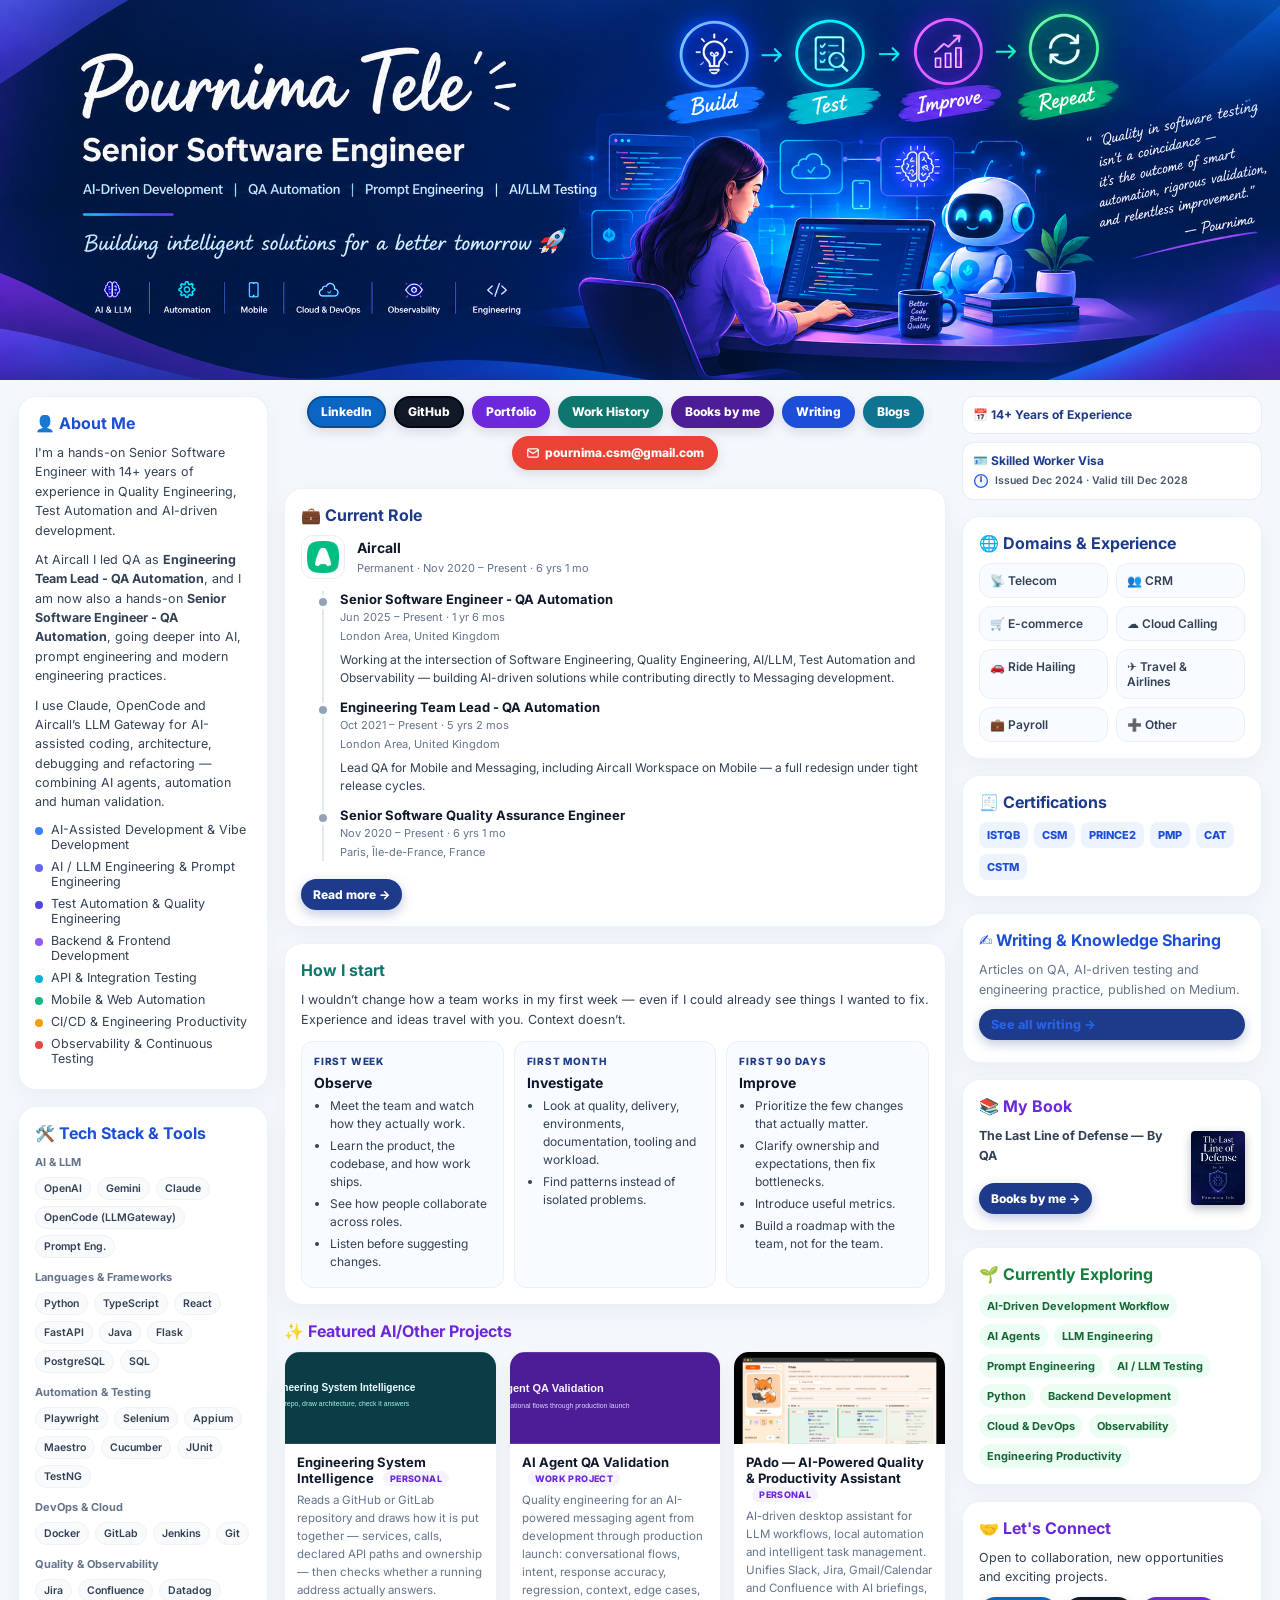
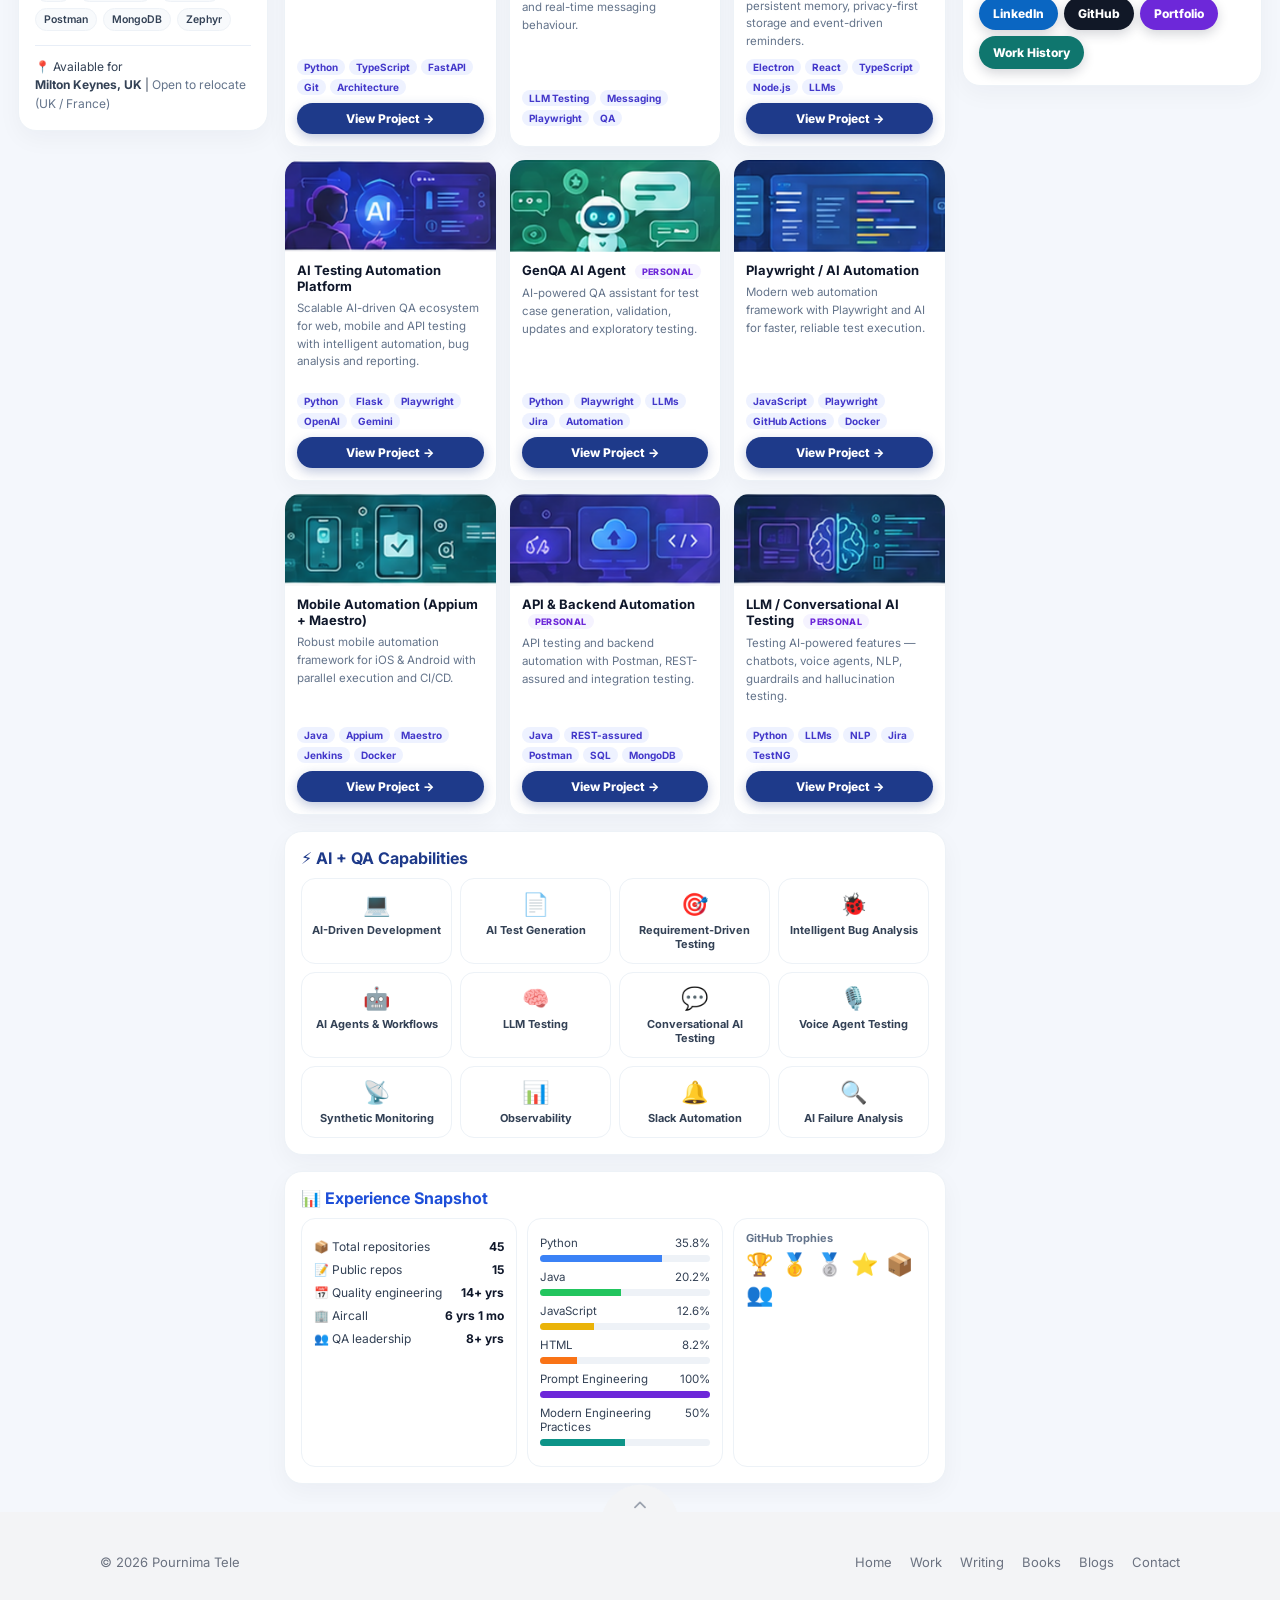
<file: index.html>
<!DOCTYPE html>
<html lang="en">
<head>
  <meta charset="UTF-8" />
  <meta name="viewport" content="width=device-width, initial-scale=1" />
  <title>Pournima Tele | Senior Software Engineer</title>
  <link rel="preconnect" href="https://fonts.googleapis.com" />
  <link href="https://fonts.googleapis.com/css2?family=Inter:wght@400;500;600;700;800&family=Great+Vibes&display=swap" rel="stylesheet" />
  <style>
    :root {
      --bg: #f4f7fc;
      --card: #ffffff;
      --text: #334155;
      --muted: #64748b;
      --title: #0f172a;
      --line: #e8eef7;
      --blue: #2563eb;
      --purple: #6d28d9;
      --green: #059669;
    }
    * { box-sizing: border-box; }
    body {
      margin: 0;
      background: var(--bg);
      font-family: Inter, ui-sans-serif, system-ui, sans-serif;
      color: var(--text);
    }
    html, body { width: 100%; overflow-x: hidden; }
    .page {
      width: 100%;
      max-width: 1440px;
      margin: 0 auto;
      background: #fff;
      overflow-x: hidden;
    }
    .mobile-hero { display: none; }
    .banner {
      display: block;
      width: 100%;
      height: 380px;
      object-fit: cover;
      object-position: center;
    }
    .shell {
      display: grid;
      grid-template-columns: 250px minmax(0, 1fr) 300px;
      gap: 16px;
      padding: 16px 18px 20px;
      background: var(--bg);
    }
    .shell > * { min-width: 0; }
    .card {
      background: var(--card);
      border: 1px solid #edf2f7;
      border-radius: 18px;
      padding: 16px;
      box-shadow: 0 8px 24px rgba(15, 23, 42, 0.04);
    }
    .stack { display: flex; flex-direction: column; gap: 16px; }
    h2 {
      margin: 0 0 10px;
      font-size: 16px;
      display: flex;
      align-items: center;
      gap: 8px;
    }
    .h-blue { color: #1d4ed8; }
    .h-purple { color: #6d28d9; }
    .h-navy { color: #1e3a8a; }
    .h-teal { color: #0f766e; }
    .h-green { color: #15803d; }
    p { margin: 0 0 10px; font-size: 12.5px; line-height: 1.55; }
    .about-list {
      list-style: none;
      padding: 0;
      margin: 8px 0 0;
      font-size: 12.5px;
    }
    .about-list li {
      display: flex;
      gap: 8px;
      align-items: flex-start;
      margin: 7px 0;
    }
    .dot {
      width: 8px; height: 8px; border-radius: 50%;
      margin-top: 5px; flex: none;
    }
    .group { margin-top: 12px; }
    .group-title {
      font-size: 11px;
      font-weight: 700;
      color: #64748b;
      margin-bottom: 8px;
    }
    .pills { display: flex; flex-wrap: wrap; gap: 6px; }
    .pill {
      display: inline-flex;
      align-items: center;
      gap: 5px;
      border-radius: 999px;
      padding: 4px 8px;
      font-size: 10.5px;
      font-weight: 600;
      background: #f8fafc;
      border: 1px solid #eef2f7;
    }
    .loc {
      margin-top: 14px;
      padding-top: 12px;
      border-top: 1px solid var(--line);
      font-size: 12px;
      color: #334155;
      line-height: 1.55;
    }
    .loc small { color: var(--muted); font-size: inherit; }
    .contact {
      display: flex;
      gap: 8px;
      flex-wrap: wrap;
      justify-content: center;
      align-items: center;
      margin-bottom: 2px;
    }
    .chip {
      display: inline-flex;
      align-items: center;
      gap: 5px;
      background: #fff;
      border: 2px solid #1e3a8a;
      border-radius: 999px;
      padding: 8px 12px;
      font-size: 12px;
      font-weight: 800;
      line-height: 1;
      color: #1e3a8a;
      text-decoration: none;
      box-shadow: 0 4px 12px rgba(15, 23, 42, 0.12);
    }
    .chip svg {
      width: 14px;
      height: 14px;
      flex: none;
    }
    .chip:hover { filter: brightness(1.08); }
    .chip-linkedin { background: #0a66c2; border-color: #084e94; color: #fff; }
    .chip-github { background: #111827; border-color: #030712; color: #fff; }
    .chip-portfolio { background: #6d28d9; border-color: #6d28d9; color: #fff; }
    .chip-email { background: #ea4335; border-color: #ea4335; color: #fff; }
    .chip-work { background: #0f766e; border-color: #0f766e; color: #fff; }
    .chip-books { background: #4c1d95; border-color: #4c1d95; color: #fff; }
    .chip-write { background: #1d4ed8; border-color: #1d4ed8; color: #fff; }
    .chip-blogs { background: #0e7490; border-color: #0e7490; color: #fff; }
    .cover-img {
      width: 54px;
      height: 74px;
      object-fit: cover;
      border-radius: 4px;
      box-shadow: 0 4px 10px rgba(15, 23, 42, 0.28);
      flex: none;
    }
    .role-card h3 {
      margin: 0 0 2px;
      font-size: 15px;
      color: var(--title);
    }
    .role-card .role-sub {
      margin: 0 0 4px;
      font-size: 12px;
      font-weight: 600;
      color: #334155;
    }
    .role-card .co {
      margin: 0;
      font-size: 14px;
      font-weight: 700;
      color: var(--title);
    }
    .role-card .tenure {
      margin: 2px 0 0;
      font-size: 11px;
      color: var(--muted);
    }
    .li-roles {
      border-left: 2px solid #e2e8f0;
      margin: 12px 0 10px 21px;
      padding-left: 16px;
    }
    .li-role { position: relative; padding: 0 0 12px; }
    .li-role:last-child { padding-bottom: 0; }
    .li-role::before {
      content: "";
      position: absolute;
      left: -21px;
      top: 7px;
      width: 8px;
      height: 8px;
      border-radius: 50%;
      background: #94a3b8;
      box-shadow: 0 0 0 3px #fff;
    }
    .li-role h3 {
      margin: 0 0 2px;
      font-size: 13px;
      color: var(--title);
    }
    .li-role .when {
      margin: 0;
      font-size: 11px;
      color: var(--muted);
    }
    .li-role .where {
      margin: 2px 0 0;
      font-size: 11px;
      color: #64748b;
    }
    .li-role .summary {
      margin: 6px 0 0;
      font-size: 12px;
      line-height: 1.5;
      color: var(--text);
    }
    .li-role ul {
      margin: 6px 0 0;
      padding-left: 16px;
      font-size: 12px;
      line-height: 1.5;
      color: var(--text);
    }
    .li-role li { margin: 4px 0; }
    .li-role .group {
      margin: 10px 0 0;
      font-size: 12px;
      font-weight: 700;
      color: var(--title);
    }
    .li-role .group + ul { margin-top: 4px; }
    .li-role .focus {
      margin: 8px 0 0;
      font-size: 11px;
      line-height: 1.5;
      color: var(--muted);
    }
    .role-card .meta {
      margin: 0 0 8px;
      font-size: 11px;
      color: var(--muted);
    }
    .start-lede { margin: 0 0 12px; }
    .start-steps {
      display: grid;
      grid-template-columns: 1fr 1fr 1fr;
      gap: 10px;
    }
    .start-step {
      background: #f8fbff;
      border: 1px solid #eaf0f8;
      border-radius: 12px;
      padding: 12px;
    }
    .start-step .when {
      margin: 0 0 4px;
      font-size: 10px;
      font-weight: 800;
      letter-spacing: 0.08em;
      text-transform: uppercase;
      color: #1e3a8a;
    }
    .start-step h3 {
      margin: 0 0 6px;
      font-size: 14px;
      color: var(--title);
    }
    .start-step ul {
      margin: 0;
      padding-left: 16px;
      font-size: 12px;
      line-height: 1.5;
    }
    .start-step li { margin: 4px 0; }
    .now {
      display: inline-block;
      background: #dcfce7;
      color: #166534;
      font-size: 10px;
      font-weight: 800;
      border-radius: 999px;
      padding: 3px 8px;
      letter-spacing: 0.04em;
      text-transform: uppercase;
      margin-bottom: 8px;
    }
    .role-id {
      display: flex;
      gap: 12px;
      align-items: center;
      margin-bottom: 8px;
    }
    .role-id .logo {
      width: 44px;
      height: 44px;
      object-fit: contain;
      border-radius: 12px;
      background: #fff;
      border: 1px solid #e8eef7;
      padding: 5px;
      flex: none;
    }
    .flagship {
      display: grid;
      grid-template-columns: 1fr;
      background: #fff;
      border: 1px solid #edf2f7;
      border-radius: 16px;
      overflow: hidden;
      margin-bottom: 12px;
      box-shadow: 0 8px 20px rgba(15, 23, 42, 0.04);
    }
    .flagship img {
      width: 100%;
      height: auto;
      min-height: 0;
      max-height: 160px;
      object-fit: contain;
      object-position: center;
      display: block;
      padding: 18px 24px;
      background: #fff;
      border-bottom: 1px solid #edf2f7;
    }
    .flagship .project-body { min-height: 0; }
    .flagship h3 { margin: 0 0 6px; font-size: 16px; color: #0f172a; }
    .flagship p { font-size: 12.5px; }
    .flagship .view { width: 100%; margin-top: auto; }
    .fde-lead {
      margin: 0 0 12px;
      font-size: 13px;
      line-height: 1.5;
      color: #475569;
    }
    .fde-rest {
      display: grid;
      grid-template-columns: 1fr 1fr;
      gap: 12px;
      margin-bottom: 22px;
    }
    .flagship .stack-list {
      display: grid;
      grid-template-columns: 1fr 1fr;
      gap: 5px 16px;
      margin: 0 0 10px;
      padding: 0;
      list-style: none;
    }
    .flagship .stack-list li {
      position: relative;
      padding-left: 14px;
      font-size: 11.5px;
      color: #475569;
      line-height: 1.4;
    }
    .flagship .stack-list li::before {
      content: "•";
      position: absolute;
      left: 0;
      color: #4338ca;
      font-weight: 800;
    }
    .projects {
      display: grid;
      grid-template-columns: 1fr 1fr 1fr;
      gap: 12px;
      align-items: stretch;
    }
    .project {
      display: flex;
      flex-direction: column;
      min-width: 0;
      background: #fff;
      border: 1px solid #edf2f7;
      border-radius: 16px;
      overflow: hidden;
      box-shadow: 0 8px 20px rgba(15, 23, 42, 0.04);
    }
    .project img { width: 100%; height: 92px; object-fit: cover; display: block; flex: none; }
    .project img.shot { object-position: top; }
    .project-body {
      padding: 10px 12px 12px;
      display: flex;
      flex-direction: column;
      flex: 1;
      min-width: 0;
      min-height: 228px;
    }
    .project h3 { margin: 0 0 6px; font-size: 13px; color: #0f172a; }
    .project .badge {
      display: inline-block;
      margin-left: 6px;
      vertical-align: middle;
      background: #f5f3ff;
      color: #6d28d9;
      font-size: 9px;
      font-weight: 800;
      letter-spacing: 0.04em;
      text-transform: uppercase;
      border-radius: 999px;
      padding: 2px 7px;
    }
    .project p { margin: 0 0 8px; font-size: 11.5px; color: #64748b; flex: 1; }
    .tags { display: flex; flex-wrap: wrap; gap: 4px; margin: 0 0 8px; }
    .tag {
      font-size: 10px;
      font-weight: 700;
      padding: 2px 7px;
      border-radius: 999px;
      background: #eef2ff;
      color: #4338ca;
    }
    .view {
      display: inline-flex;
      align-items: center;
      justify-content: center;
      margin-top: 8px;
      padding: 8px 12px;
      border-radius: 999px;
      background: #1e3a8a;
      color: #fff;
      font-size: 12px;
      font-weight: 800;
      text-decoration: none;
      box-shadow: 0 4px 12px rgba(30, 58, 138, 0.28);
    }
    .view:hover { background: #1d4ed8; color: #fff; }
    .project .view { width: 100%; margin-top: auto; }
    .project:last-child:nth-child(3n + 1) {
      grid-column: 1 / -1;
      display: grid;
      grid-template-columns: minmax(160px, 220px) minmax(0, 1fr);
      align-items: stretch;
    }
    .project:last-child:nth-child(3n + 1) .project-body { min-height: 0; }
    .project:last-child:nth-child(3n + 1) img {
      height: 100%;
      min-height: 140px;
    }
    .discuss {
      display: block;
      margin-top: 2px;
      font-size: 8px;
      font-style: italic;
      font-weight: 400;
      color: #94a3b8;
      line-height: 1.25;
    }
    .caps {
      display: grid;
      grid-template-columns: repeat(4, 1fr);
      gap: 8px;
    }
    .cap {
      background: #fff;
      border: 1px solid #edf2f7;
      border-radius: 14px;
      text-align: center;
      padding: 12px 6px;
      font-size: 11px;
      font-weight: 700;
      color: #334155;
    }
    .cap .ico { font-size: 22px; margin-bottom: 6px; }
    .snapshot { display: grid; grid-template-columns: 1.1fr 1fr 1fr; gap: 10px; }
    .mini {
      background: #fff;
      border: 1px solid #edf2f7;
      border-radius: 14px;
      padding: 12px;
    }
    .stat { display: flex; justify-content: space-between; font-size: 12px; margin: 8px 0; }
    .stat b { color: #0f172a; }
    .lang { display: flex; justify-content: space-between; font-size: 11.5px; margin: 5px 0; }
    .bar { height: 7px; border-radius: 99px; background: #eef2f7; overflow: hidden; margin: 2px 0 8px; }
    .bar span { display: block; height: 100%; }
    .right-top {
      display: grid;
      grid-template-columns: 1fr;
      gap: 8px;
    }
    .stat-pill {
      background: #fff;
      border: 1px solid #e6edf7;
      border-radius: 12px;
      padding: 10px;
      font-size: 12px;
      font-weight: 700;
      color: #1e3a8a;
      line-height: 1.35;
    }
    .stat-pill .pill-sub {
      display: flex;
      align-items: center;
      gap: 6px;
      margin-top: 4px;
      font-size: 10.5px;
      font-weight: 600;
      color: #475569;
    }
    .clock-run {
      flex: 0 0 auto;
      width: 16px;
      height: 16px;
      color: #2563eb;
    }
    .clock-run svg { display: block; width: 16px; height: 16px; }
    .clock-run .clock-hour,
    .clock-run .clock-min,
    .clock-run .clock-sec {
      transform-origin: 8px 8px;
      transform-box: view-box;
    }
    .clock-run .clock-hour { animation: clock-spin 48s linear infinite; }
    .clock-run .clock-min { animation: clock-spin 8s linear infinite; }
    .clock-run .clock-sec { animation: clock-spin 2s linear infinite; }
    @keyframes clock-spin { to { transform: rotate(360deg); } }
    @media (prefers-reduced-motion: reduce) {
      .clock-run .clock-hour,
      .clock-run .clock-min,
      .clock-run .clock-sec { animation: none; }
    }
    .domains {
      display: grid;
      grid-template-columns: 1fr 1fr;
      gap: 8px;
    }
    .domain {
      background: #f8fbff;
      border: 1px solid #eaf0f8;
      border-radius: 12px;
      padding: 9px 10px;
      font-size: 12px;
      font-weight: 600;
    }
    .certs { display: flex; flex-wrap: wrap; gap: 6px; }
    .cert {
      background: #eef4ff;
      color: #1d4ed8;
      border-radius: 8px;
      padding: 6px 8px;
      font-size: 11px;
      font-weight: 800;
    }
    .write p {
      margin: 0 0 10px;
      font-size: 12.5px;
      line-height: 1.55;
      color: #64748b;
    }
    .write a, .write span {
      display: block;
      font-size: 12.5px;
      color: #2563eb;
      text-decoration: none;
      margin: 6px 0;
    }
    .book {
      display: flex;
      justify-content: space-between;
      gap: 8px;
      align-items: center;
    }
    .cover {
      width: 54px; height: 54px;
      border-radius: 10px;
      background: #0f172a;
      color: #fff;
      font-size: 9px;
      font-weight: 700;
      display: flex;
      align-items: center;
      justify-content: center;
      text-align: center;
      padding: 6px;
    }
    .explore { display: flex; flex-wrap: wrap; gap: 6px; }
    .explore span {
      background: #ecfdf3;
      color: #166534;
      border-radius: 999px;
      padding: 5px 8px;
      font-size: 11px;
      font-weight: 700;
    }
    .connect-row { display: flex; gap: 6px; flex-wrap: wrap; margin-top: 8px; }
    .btn {
      color: #fff;
      text-decoration: none;
      border-radius: 999px;
      padding: 9px 14px;
      font-size: 12px;
      font-weight: 800;
      box-shadow: 0 4px 12px rgba(15, 23, 42, 0.18);
    }
    .btn:hover { filter: brightness(1.08); }

    html { scroll-behavior: smooth; }
    .site-foot {
      position: relative;
      z-index: 20;
      background: #f3f4f6;
      color: #6b7280;
      padding: 40px 28px 28px;
      margin-top: 8px;
    }
    .to-top {
      position: absolute;
      left: 50%;
      top: 0;
      transform: translate(-50%, -70%);
      width: 78px;
      height: 39px;
      border-radius: 78px 78px 0 0;
      background: #f3f4f6;
      color: #9ca3af;
      display: grid;
      place-items: end center;
      padding-bottom: 8px;
      text-decoration: none;
    }
    .to-top:hover { color: #4b5563; }
    .foot-inner {
      width: min(1080px, 100%);
      margin: 0 auto;
      display: flex;
      justify-content: space-between;
      align-items: center;
      flex-wrap: wrap;
      gap: 12px 28px;
    }
    .site-foot p { margin: 0; font-size: 13px; }
    .site-foot nav { display: flex; flex-wrap: wrap; gap: 8px 18px; }
    .site-foot nav a {
      color: #6b7280;
      text-decoration: none;
      font-size: 13px;
    }
    .site-foot nav a:hover { color: #111827; }
    @media (max-width: 720px) {
      .foot-inner { justify-content: center; text-align: center; }
      .site-foot nav { justify-content: center; }
    }
    @media (max-width: 1100px) {
      .shell { grid-template-columns: 1fr; }
      .projects, .fde-rest { grid-template-columns: 1fr 1fr; }
      .flagship .stack-list { grid-template-columns: 1fr; }
      .project:last-child:nth-child(3n + 1) {
        grid-column: auto;
        display: flex;
      }
      .project:last-child:nth-child(2n + 1) {
        grid-column: 1 / -1;
        display: grid;
        grid-template-columns: minmax(160px, 220px) minmax(0, 1fr);
        align-items: stretch;
      }
      .caps { grid-template-columns: 1fr 1fr; }
      .snapshot, .domains, .start-steps { grid-template-columns: 1fr 1fr; }
    }
    @media (max-width: 720px) {
      .banner { display: none; }
      .mobile-hero {
        display: block;
        background: linear-gradient(120deg, #071433 0%, #1e1b7a 45%, #6d28d9 100%);
        color: #fff;
        padding: 28px 18px 22px;
      }
      .mobile-hero .eyebrow {
        margin: 0 0 6px;
        font-size: 12px;
        letter-spacing: 0.04em;
        text-transform: uppercase;
        opacity: 0.85;
      }
      .mobile-hero h1 {
        margin: 0 0 8px;
        font-family: Georgia, "Times New Roman", serif;
        font-size: 34px;
        line-height: 1.1;
        font-weight: 700;
      }
      .mobile-hero p { margin: 0 0 8px; font-size: 14px; line-height: 1.45; color: #e5e7eb; }
      .mobile-hero .cycle { margin: 12px 0 0; font-weight: 700; color: #fff; }
      .shell { grid-template-columns: 1fr; gap: 12px; padding: 12px; }
      .projects, .fde-rest, .caps, .snapshot, .domains, .right-top, .start-steps { grid-template-columns: 1fr; }
      .flagship { grid-template-columns: 1fr; }
      .flagship img { height: auto; max-height: 120px; min-height: 0; }
      .project img { height: 140px; }
      .project:last-child:nth-child(3n + 1),
      .project:last-child:nth-child(2n + 1) {
        grid-column: auto;
        display: flex;
      }
      .project:last-child:nth-child(3n + 1) img,
      .project:last-child:nth-child(2n + 1) img { height: 140px; min-height: 0; }
      .contact .chip { width: auto; justify-content: center; }
      h2 { font-size: 18px; }
      p, .about-list { font-size: 14px; }
    }
  </style>
</head>
<body id="top">
  <div class="page" id="dashboard">
    <img class="banner" src="./profile-assets/banner.png?v=5" alt="Pournima Tele banner" />
    <div class="mobile-hero">
      <p class="eyebrow">Senior Software Engineer</p>
      <h1>Pournima Tele</h1>
      <p>AI-Driven Development · QA Automation · Prompt Engineering · AI/LLM Testing</p>
      <p class="cycle">Prompt · Build · Test · Improve · Repeat</p>
    </div>
    <div class="shell">
      <aside class="stack" id="col-left">
        <section class="card">
          <h2 class="h-blue">👤 About Me</h2>
          <p>I'm a hands-on Senior Software Engineer with 14+ years of experience in Quality Engineering, Test Automation and AI-driven development.</p>
          <p>At Aircall I led QA as <b>Engineering Team Lead - QA Automation</b>, and I am now also a hands-on <b>Senior Software Engineer - QA Automation</b>, going deeper into AI, prompt engineering and modern engineering practices.</p>
          <p>I use Claude, OpenCode and Aircall’s LLM Gateway for AI-assisted coding, architecture, debugging and refactoring — combining AI agents, automation and human validation.</p>
          <ul class="about-list">
            <li><span class="dot" style="background:#3b82f6"></span>AI-Assisted Development &amp; Vibe Development</li>
            <li><span class="dot" style="background:#6366f1"></span>AI / LLM Engineering & Prompt Engineering</li>
            <li><span class="dot" style="background:#4f46e5"></span>Test Automation & Quality Engineering</li>
            <li><span class="dot" style="background:#8b5cf6"></span>Backend & Frontend Development</li>
            <li><span class="dot" style="background:#06b6d4"></span>API & Integration Testing</li>
            <li><span class="dot" style="background:#10b981"></span>Mobile & Web Automation</li>
            <li><span class="dot" style="background:#f59e0b"></span>CI/CD & Engineering Productivity</li>
            <li><span class="dot" style="background:#ef4444"></span>Observability & Continuous Testing</li>
          </ul>
        </section>
        <section class="card">
          <h2 class="h-blue">🛠️ Tech Stack & Tools</h2>
          <div class="group"><div class="group-title">AI & LLM</div><div class="pills">
            <span class="pill">OpenAI</span><span class="pill">Gemini</span><span class="pill">Claude</span><span class="pill">OpenCode (LLMGateway)</span><span class="pill">Prompt Eng.</span>
          </div></div>
          <div class="group"><div class="group-title">Languages & Frameworks</div><div class="pills">
            <span class="pill">Python</span><span class="pill">TypeScript</span><span class="pill">React</span><span class="pill">FastAPI</span><span class="pill">Java</span><span class="pill">Flask</span><span class="pill">PostgreSQL</span><span class="pill">SQL</span>
          </div></div>
          <div class="group"><div class="group-title">Automation & Testing</div><div class="pills">
            <span class="pill">Playwright</span><span class="pill">Selenium</span><span class="pill">Appium</span><span class="pill">Maestro</span>
            <span class="pill">Cucumber</span><span class="pill">JUnit</span><span class="pill">TestNG</span>
          </div></div>
          <div class="group"><div class="group-title">DevOps & Cloud</div><div class="pills">
            <span class="pill">Docker</span><span class="pill">GitLab</span><span class="pill">Jenkins</span><span class="pill">Git</span>
          </div></div>
          <div class="group"><div class="group-title">Quality & Observability</div><div class="pills">
            <span class="pill">Jira</span><span class="pill">Confluence</span><span class="pill">Datadog</span><span class="pill">Postman</span>
            <span class="pill">MongoDB</span><span class="pill">Zephyr</span>
          </div></div>
          <div class="loc">📍 Available for<br/><b>Milton Keynes, UK</b> | <small>Open to relocate (UK / France)</small></div>
        </section>
      </aside>

      <main class="stack" id="col-center">
        <div class="contact">
          <a class="chip chip-linkedin" href="https://www.linkedin.com/in/pournimatele/" target="_blank" rel="noopener noreferrer">LinkedIn</a>
          <a class="chip chip-github" href="https://github.com/QAPournima">GitHub</a>
          <a class="chip chip-portfolio" href="https://pournimacsm.wixsite.com/qapournima" target="_blank" rel="noopener noreferrer">Portfolio</a>
          <a class="chip chip-work" href="./work-history.html">Work History</a>
          <a class="chip chip-books" href="./books.html">Books by me</a>
          <a class="chip chip-write" href="./writing.html">Writing</a>
          <a class="chip chip-blogs" href="./blogs.html">Blogs</a>
          <a class="chip chip-email" href="mailto:pournima.csm@gmail.com" title="Contact me">
            <svg viewBox="0 0 24 24" fill="none" stroke="currentColor" stroke-width="2" stroke-linecap="round" stroke-linejoin="round" aria-hidden="true"><rect x="3" y="5" width="18" height="14" rx="2"/><path d="M3 7l9 6 9-6"/></svg>
            pournima.csm@gmail.com
          </a>
        </div>
        <section class="card role-card">
          <h2 class="h-navy">💼 Current Role</h2>
          <div class="role-id">
            <img class="logo" src="./profile-assets/logos/aircall.png" alt="Aircall logo" />
            <div>
              <p class="co">Aircall</p>
              <p class="tenure">Permanent · Nov 2020 – Present · 6 yrs 1 mo</p>
            </div>
          </div>
          <div class="li-roles">
            <div class="li-role">
              <h3>Senior Software Engineer - QA Automation</h3>
              <p class="when">Jun 2025 – Present · 1 yr 6 mos</p>
              <p class="where">London Area, United Kingdom</p>
              <p class="summary">Working at the intersection of Software Engineering, Quality Engineering, AI/LLM, Test Automation and Observability — building AI-driven solutions while contributing directly to Messaging development.</p>
            </div>
            <div class="li-role">
              <h3>Engineering Team Lead - QA Automation</h3>
              <p class="when">Oct 2021 – Present · 5 yrs 2 mos</p>
              <p class="where">London Area, United Kingdom</p>
              <p class="summary">Lead QA for Mobile and Messaging, including Aircall Workspace on Mobile — a full redesign under tight release cycles.</p>
            </div>
            <div class="li-role">
              <h3>Senior Software Quality Assurance Engineer</h3>
              <p class="when">Nov 2020 – Present · 6 yrs 1 mo</p>
              <p class="where">Paris, Île-de-France, France</p>
            </div>
          </div>
          <a class="view" href="./work-history.html#aircall">Read more →</a>
        </section>
        <section class="card start-card">
          <h2 class="h-teal">How I start</h2>
          <p class="start-lede">I wouldn’t change how a team works in my first week — even if I could already see things I wanted to fix. Experience and ideas travel with you. Context doesn’t.</p>
          <div class="start-steps">
            <article class="start-step">
              <p class="when">First week</p>
              <h3>Observe</h3>
              <ul>
                <li>Meet the team and watch how they actually work.</li>
                <li>Learn the product, the codebase, and how work ships.</li>
                <li>See how people collaborate across roles.</li>
                <li>Listen before suggesting changes.</li>
              </ul>
            </article>
            <article class="start-step">
              <p class="when">First month</p>
              <h3>Investigate</h3>
              <ul>
                <li>Look at quality, delivery, environments, documentation, tooling and workload.</li>
                <li>Find patterns instead of isolated problems.</li>
              </ul>
            </article>
            <article class="start-step">
              <p class="when">First 90 days</p>
              <h3>Improve</h3>
              <ul>
                <li>Prioritize the few changes that actually matter.</li>
                <li>Clarify ownership and expectations, then fix bottlenecks.</li>
                <li>Introduce useful metrics.</li>
                <li>Build a roadmap with the team, not for the team.</li>
              </ul>
            </article>
          </div>
        </section>
        <section>
          <h2 class="h-purple">✨ Featured AI/Other Projects</h2>
          <div class="projects">
            <article class="project">
              <img src="./profile-assets/engineering-system-intelligence.svg" alt="Engineering System Intelligence" />
              <div class="project-body">
                <h3>Engineering System Intelligence <span class="badge">Personal</span></h3>
                <p>Reads a GitHub or GitLab repository and draws how it is put together — services, calls, declared API paths and ownership — then checks whether a running address actually answers.</p>
                <div class="tags"><span class="tag">Python</span><span class="tag">TypeScript</span><span class="tag">FastAPI</span><span class="tag">Git</span><span class="tag">Architecture</span></div>
                <a class="view" href="https://github.com/QAPournima/engineering-system-intelligence">View Project →</a>
              </div>
            </article>
            <article class="project">
              <img src="./profile-assets/ai-agent-qa.svg" alt="AI Agent QA Validation" />
              <div class="project-body">
                <h3>AI Agent QA Validation <span class="badge">Work Project</span></h3>
                <p>Quality engineering for an AI-powered messaging agent from development through production launch: conversational flows, intent, response accuracy, regression, context, edge cases, and real-time messaging behaviour.</p>
                <div class="tags"><span class="tag">LLM Testing</span><span class="tag">Messaging</span><span class="tag">Playwright</span><span class="tag">QA</span></div>
              </div>
            </article>
            <article class="project">
              <img class="shot" src="./profile-assets/pado.png" alt="PAdo AI-powered quality and productivity assistant" />
              <div class="project-body">
                <h3>PAdo — AI-Powered Quality &amp; Productivity Assistant <span class="badge">Personal</span></h3>
                <p>AI-driven desktop assistant for LLM workflows, local automation and intelligent task management. Unifies Slack, Jira, Gmail/Calendar and Confluence with AI briefings, persistent memory, privacy-first storage and event-driven reminders.</p>
                <div class="tags"><span class="tag">Electron</span><span class="tag">React</span><span class="tag">TypeScript</span><span class="tag">Node.js</span><span class="tag">LLMs</span></div>
                <a class="view" href="https://github.com/QAPournima/PAdo">View Project →</a>
              </div>
            </article>
            <article class="project">
              <img src="./profile-assets/ai-testing-platform.png" alt="AI Testing Automation Platform" />
              <div class="project-body">
                <h3>AI Testing Automation Platform</h3>
                <p>Scalable AI-driven QA ecosystem for web, mobile and API testing with intelligent automation, bug analysis and reporting.</p>
                <div class="tags"><span class="tag">Python</span><span class="tag">Flask</span><span class="tag">Playwright</span><span class="tag">OpenAI</span><span class="tag">Gemini</span></div>
                <a class="view" href="https://github.com/QAPournima/Zap-Prototype">View Project →</a>
              </div>
            </article>
            <article class="project">
              <img src="./profile-assets/genqa-ai-agent.png" alt="GenQA AI Agent" />
              <div class="project-body">
                <h3>GenQA AI Agent <span class="badge">Personal</span></h3>
                <p>AI-powered QA assistant for test case generation, validation, updates and exploratory testing.</p>
                <div class="tags"><span class="tag">Python</span><span class="tag">Playwright</span><span class="tag">LLMs</span><span class="tag">Jira</span><span class="tag">Automation</span></div>
                <a class="view" href="https://github.com/QAPournima/GenQA-AI-Agent-Web">View Project →</a>
              </div>
            </article>
            <article class="project">
              <img src="./profile-assets/playwright-ai-automation.png" alt="Playwright AI Automation" />
              <div class="project-body">
                <h3>Playwright / AI Automation</h3>
                <p>Modern web automation framework with Playwright and AI for faster, reliable test execution.</p>
                <div class="tags"><span class="tag">JavaScript</span><span class="tag">Playwright</span><span class="tag">GitHub Actions</span><span class="tag">Docker</span></div>
                <a class="view" href="https://github.com/QAPournima/playwrightWithJavascript">View Project →</a>
              </div>
            </article>
            <article class="project">
              <img src="./profile-assets/mobile-maestro-automation.png" alt="Mobile Automation" />
              <div class="project-body">
                <h3>Mobile Automation (Appium + Maestro)</h3>
                <p>Robust mobile automation framework for iOS & Android with parallel execution and CI/CD.</p>
                <div class="tags"><span class="tag">Java</span><span class="tag">Appium</span><span class="tag">Maestro</span><span class="tag">Jenkins</span><span class="tag">Docker</span></div>
                <a class="view" href="https://github.com/QAPournima/QAAutomationTest_Mobile">View Project →</a>
              </div>
            </article>
            <article class="project">
              <img src="./profile-assets/api-backend-automation.png" alt="API and Backend Automation" />
              <div class="project-body">
                <h3>API & Backend Automation <span class="badge">Personal</span></h3>
                <p>API testing and backend automation with Postman, REST-assured and integration testing.</p>
                <div class="tags"><span class="tag">Java</span><span class="tag">REST-assured</span><span class="tag">Postman</span><span class="tag">SQL</span><span class="tag">MongoDB</span></div>
                <a class="view" href="https://github.com/QAPournima/QAAutomation">View Project →</a>
              </div>
            </article>
            <article class="project">
              <img src="./profile-assets/llm-conversational-ai-testing.png" alt="LLM Conversational AI Testing" />
              <div class="project-body">
                <h3>LLM / Conversational AI Testing <span class="badge">Personal</span></h3>
                <p>Testing AI-powered features — chatbots, voice agents, NLP, guardrails and hallucination testing.</p>
                <div class="tags"><span class="tag">Python</span><span class="tag">LLMs</span><span class="tag">NLP</span><span class="tag">Jira</span><span class="tag">TestNG</span></div>
                <a class="view" href="https://github.com/QAPournima/AI-Testing-Agents">View Project →</a>
              </div>
            </article>
          </div>
        </section>
        <section class="card">
          <h2 class="h-navy">⚡ AI + QA Capabilities</h2>
          <div class="caps">
            <div class="cap"><div class="ico">💻</div>AI-Driven Development</div>
            <div class="cap"><div class="ico">📄</div>AI Test Generation</div>
            <div class="cap"><div class="ico">🎯</div>Requirement-Driven Testing</div>
            <div class="cap"><div class="ico">🐞</div>Intelligent Bug Analysis</div>
            <div class="cap"><div class="ico">🤖</div>AI Agents & Workflows</div>
            <div class="cap"><div class="ico">🧠</div>LLM Testing</div>
            <div class="cap"><div class="ico">💬</div>Conversational AI Testing</div>
            <div class="cap"><div class="ico">🎙️</div>Voice Agent Testing</div>
            <div class="cap"><div class="ico">📡</div>Synthetic Monitoring</div>
            <div class="cap"><div class="ico">📊</div>Observability</div>
            <div class="cap"><div class="ico">🔔</div>Slack Automation</div>
            <div class="cap"><div class="ico">🔍</div>AI Failure Analysis</div>
          </div>
        </section>
        <section class="card">
          <h2 class="h-blue">📊 Experience Snapshot</h2>
          <div class="snapshot">
            <div class="mini">
              <div class="stat"><span>📦 Total repositories</span><b>45</b></div>
              <div class="stat"><span>📝 Public repos</span><b>15</b></div>
              <div class="stat"><span>📅 Quality engineering</span><b>14+ yrs</b></div>
              <div class="stat"><span>🏢 Aircall</span><b>6 yrs 1 mo</b></div>
              <div class="stat"><span>👥 QA leadership</span><b>8+ yrs</b></div>
            </div>
            <div class="mini">
              <div class="lang"><span>Python</span><span>35.8%</span></div><div class="bar"><span style="width:72%;background:#3b82f6"></span></div>
              <div class="lang"><span>Java</span><span>20.2%</span></div><div class="bar"><span style="width:48%;background:#22c55e"></span></div>
              <div class="lang"><span>JavaScript</span><span>12.6%</span></div><div class="bar"><span style="width:32%;background:#eab308"></span></div>
              <div class="lang"><span>HTML</span><span>8.2%</span></div><div class="bar"><span style="width:22%;background:#f97316"></span></div>
              <div class="lang"><span>Prompt Engineering</span><span>100%</span></div><div class="bar"><span style="width:100%;background:#6d28d9"></span></div>
              <div class="lang"><span>Modern Engineering Practices</span><span>50%</span></div><div class="bar"><span style="width:50%;background:#0d9488"></span></div>
            </div>
            <div class="mini">
              <div class="group-title">GitHub Trophies</div>
              <div style="display:flex;flex-wrap:wrap;gap:8px;font-size:22px;line-height:1;margin-top:8px;">
                <span title="Commits">🏆</span>
                <span title="Pull Requests">🥇</span>
                <span title="Issues">🥈</span>
                <span title="Stars">⭐</span>
                <span title="Repositories">📦</span>
                <span title="Followers">👥</span>
              </div>
            </div>
          </div>
        </section>
      </main>

      <aside class="stack" id="col-right">
        <div class="right-top">
          <div class="stat-pill">📅 14+ Years of Experience</div>
          <div class="stat-pill">🪪 Skilled Worker Visa<span class="pill-sub"><span class="clock-run" aria-hidden="true"><svg viewBox="0 0 16 16"><circle cx="8" cy="8" r="6.4" fill="#eff6ff" stroke="currentColor" stroke-width="1.35"/><g class="clock-hour"><line x1="8" y1="8" x2="8" y2="4.8" stroke="currentColor" stroke-width="1.5" stroke-linecap="round"/></g><g class="clock-min"><line x1="8" y1="8" x2="8" y2="3.4" stroke="currentColor" stroke-width="1.2" stroke-linecap="round"/></g><g class="clock-sec"><line x1="8" y1="8.8" x2="8" y2="3.1" stroke="#f97316" stroke-width="0.9" stroke-linecap="round"/></g><circle cx="8" cy="8" r="1.05" fill="currentColor"/></svg></span>Issued Dec 2024 · Valid till Dec 2028</span></div>
        </div>
        <section class="card">
          <h2 class="h-navy">🌐 Domains & Experience</h2>
          <div class="domains">
            <div class="domain">📡 Telecom</div>
            <div class="domain">👥 CRM</div>
            <div class="domain">🛒 E-commerce</div>
            <div class="domain">☁️ Cloud Calling</div>
            <div class="domain">🚗 Ride Hailing</div>
            <div class="domain">✈️ Travel & Airlines</div>
            <div class="domain">💼 Payroll</div>
            <div class="domain">➕ Other</div>
          </div>
        </section>
        <section class="card">
          <h2 class="h-navy">🧾 Certifications</h2>
          <div class="certs">
            <span class="cert">ISTQB</span><span class="cert">CSM</span><span class="cert">PRINCE2</span>
            <span class="cert">PMP</span><span class="cert">CAT</span><span class="cert">CSTM</span>
          </div>
        </section>
        <section class="card write">
          <h2 class="h-blue">✍️ Writing & Knowledge Sharing</h2>
          <p>Articles on QA, AI-driven testing and engineering practice, published on Medium.</p>
          <a class="view" href="./writing.html">See all writing →</a>
        </section>
        <section class="card">
          <h2 class="h-purple">📚 My Book</h2>
          <div class="book">
            <div>
              <p><b>The Last Line of Defense — By QA</b></p>
              <a class="view" href="./books.html">Books by me →</a>
            </div>
            <a href="./books/read.html?id=the-last-line-of-defense"><img class="cover-img" src="./profile-assets/books/last-line-cover.png" alt="The Last Line of Defense cover" /></a>
          </div>
        </section>
        <section class="card">
          <h2 class="h-green">🌱 Currently Exploring</h2>
          <div class="explore">
            <span>AI-Driven Development Workflow</span>
            <span>AI Agents</span><span>LLM Engineering</span><span>Prompt Engineering</span>
            <span>AI / LLM Testing</span><span>Python</span><span>Backend Development</span>
            <span>Cloud & DevOps</span><span>Observability</span><span>Engineering Productivity</span>
          </div>
        </section>
        <section class="card">
          <h2 class="h-purple">🤝 Let's Connect</h2>
          <p>Open to collaboration, new opportunities and exciting projects.</p>
          <div class="connect-row">
            <a class="btn" style="background:#0a66c2" href="https://www.linkedin.com/in/pournimatele/" target="_blank" rel="noopener noreferrer">LinkedIn</a>
            <a class="btn" style="background:#111827" href="https://github.com/QAPournima">GitHub</a>
            <a class="btn" style="background:#6d28d9" href="https://pournimacsm.wixsite.com/qapournima" target="_blank" rel="noopener noreferrer">Portfolio</a>
            <a class="btn" style="background:#0f766e" href="./work-history.html">Work History</a>
          </div>
        </section>
      </aside>
    </div>
  </div>
  <footer class="site-foot">
    <a class="to-top" href="#top" aria-label="Back to top"><svg viewBox="0 0 24 24" width="20" height="20" aria-hidden="true"><path d="M6 14l6-6 6 6" fill="none" stroke="currentColor" stroke-width="2.2" stroke-linecap="round" stroke-linejoin="round"/></svg></a>
    <div class="foot-inner">
      <p>© 2026 Pournima Tele</p>
      <nav aria-label="Footer">
        <a href="./index.html">Home</a>
        <a href="./work-history.html">Work</a>
        <a href="./writing.html">Writing</a>
        <a href="./books.html">Books</a>
        <a href="./blogs.html">Blogs</a>
        <a href="mailto:pournima.csm@gmail.com">Contact</a>
      </nav>
    </div>
  </footer>
</body>
</html>
</file>
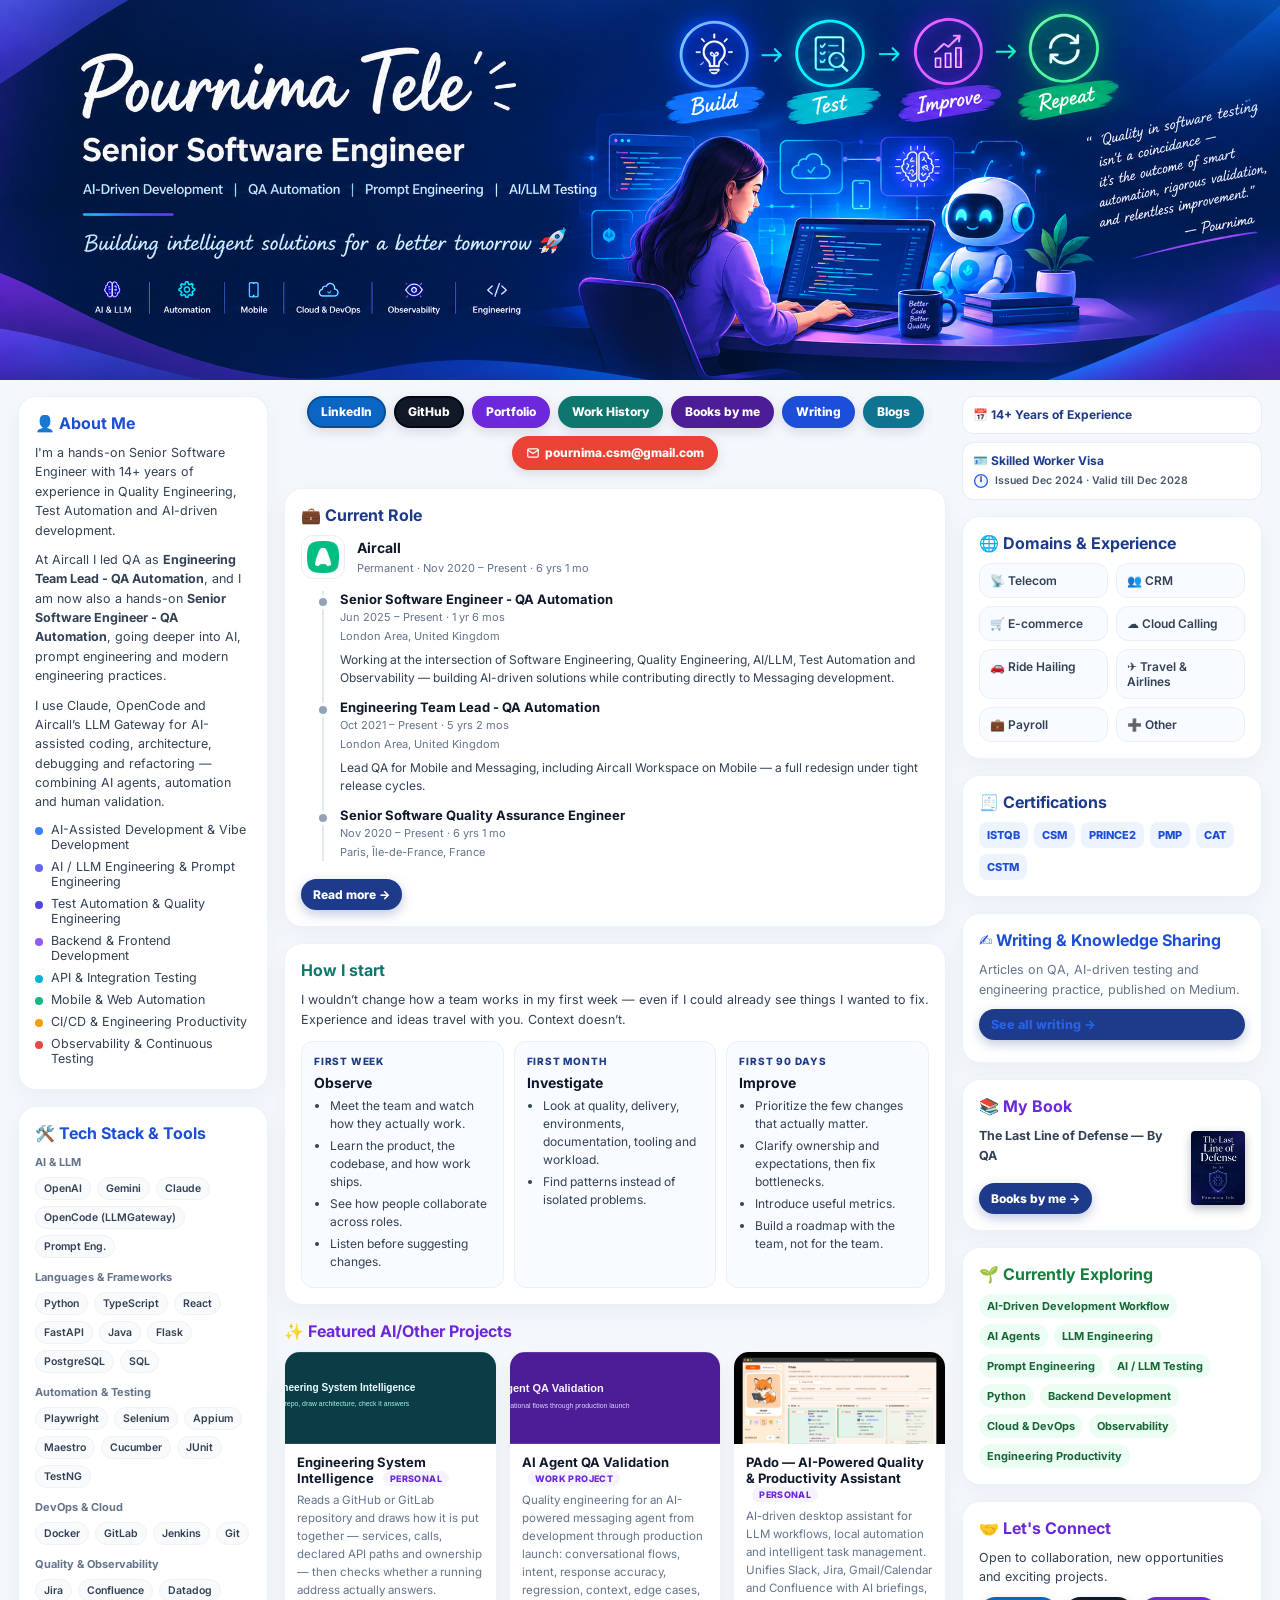
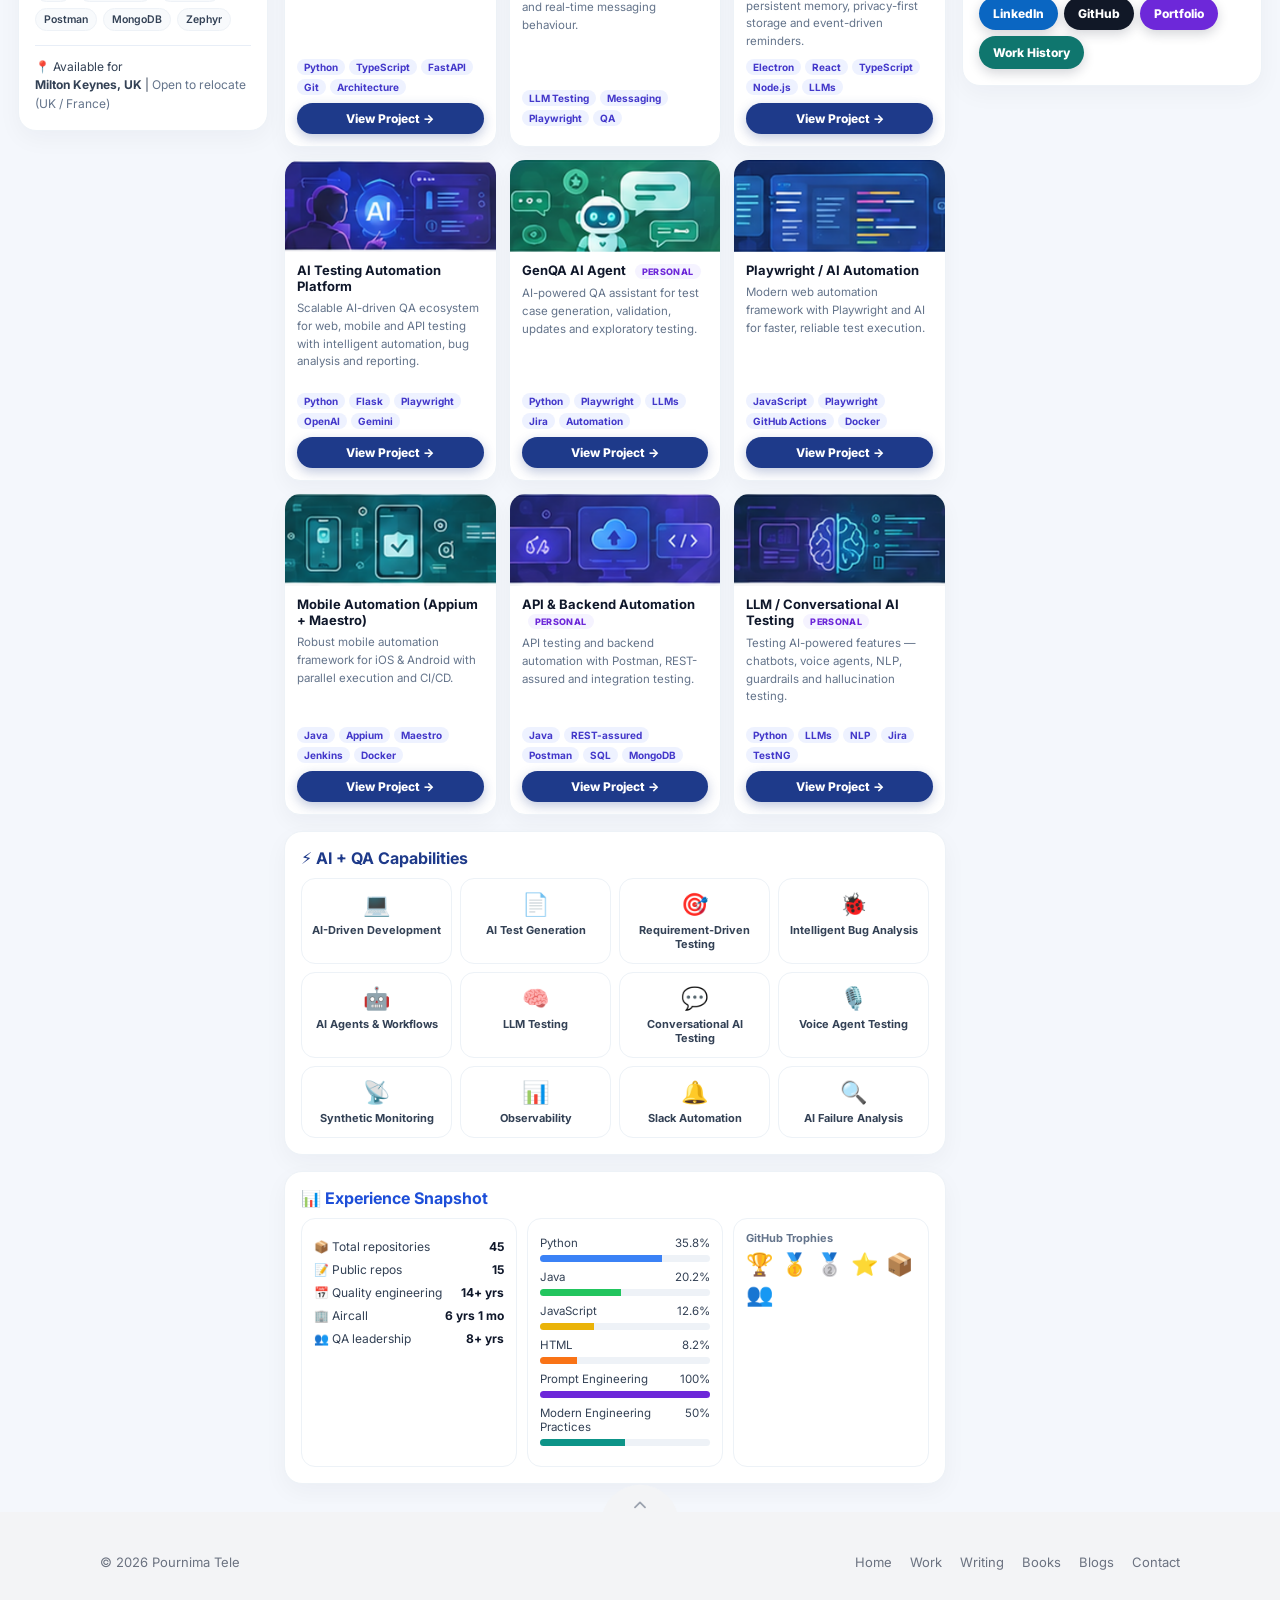
<file: qualityhub/index.html>
<!DOCTYPE html>
<html lang="en">
<head>
  <meta charset="UTF-8" />
  <meta http-equiv="refresh" content="0; url=../index.html" />
  <link rel="canonical" href="https://qapournima.github.io/QAPournima/" />
  <title>Pournima Tele</title>
  <script>location.replace("../index.html");</script>
</head>
<body>
  <p><a href="../index.html">Back to CV</a></p>
</body>
</html>
</file>
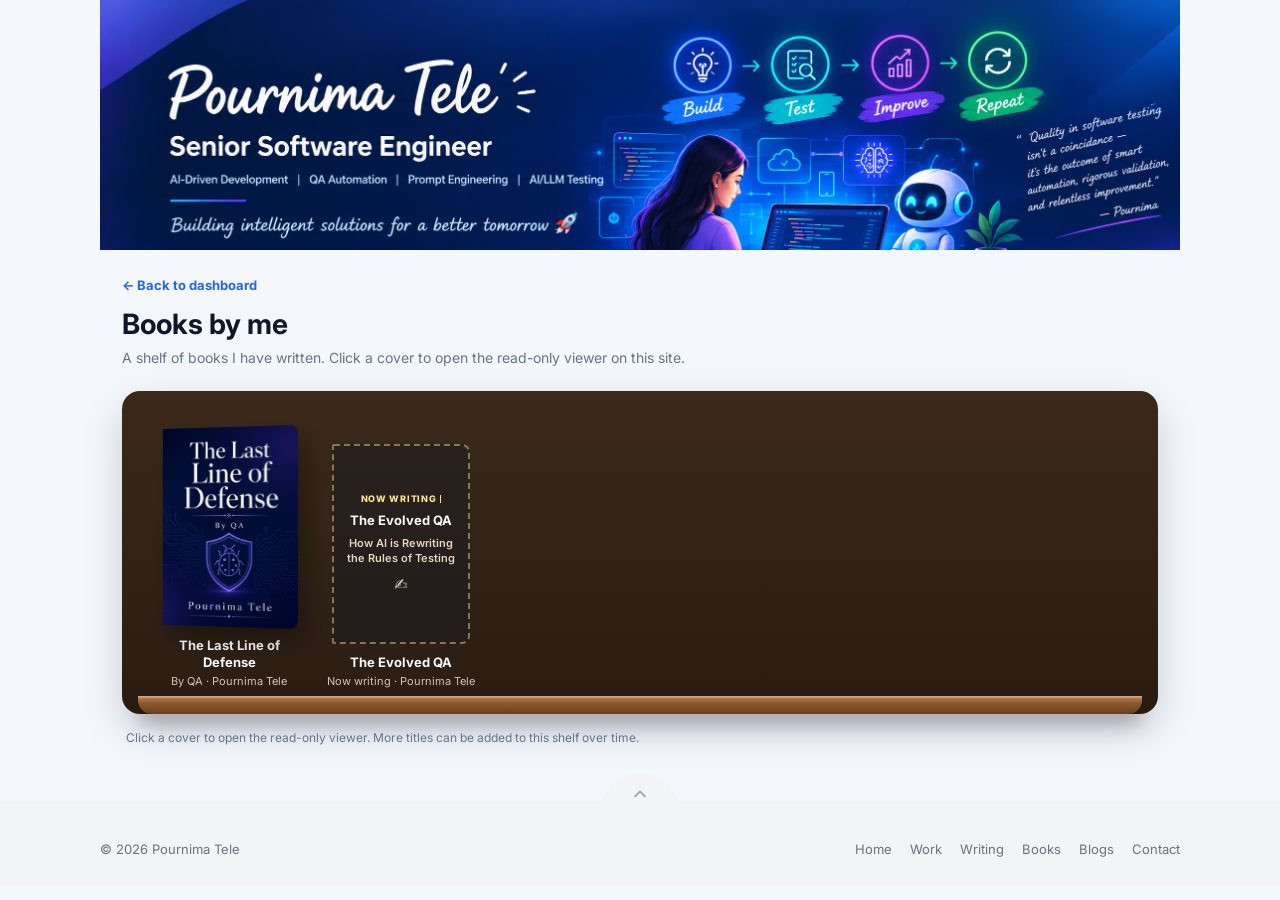
<file: books.html>
<!DOCTYPE html>
<html lang="en">
<head>
  <meta charset="UTF-8" />
  <meta name="viewport" content="width=device-width, initial-scale=1" />
  <title>Books by me | Pournima Tele</title>
  <link rel="preconnect" href="https://fonts.googleapis.com" />
  <link href="https://fonts.googleapis.com/css2?family=Inter:wght@400;500;600;700;800&family=Libre+Baskerville:wght@400;700&display=swap" rel="stylesheet" />
  <style>
    :root {
      --bg: #f4f7fc;
      --card: #ffffff;
      --text: #334155;
      --muted: #64748b;
      --title: #0f172a;
      --purple: #6d28d9;
      --wood: #8b5a2b;
    }
    * { box-sizing: border-box; }
    body {
      margin: 0;
      background: var(--bg);
      font-family: Inter, ui-sans-serif, system-ui, sans-serif;
      color: var(--text);
    }
    html, body { width: 100%; overflow-x: hidden; }
    .page { width: 100%; max-width: 1080px; margin: 0 auto; background: #fff; }
    .banner {
      display: block;
      width: 100%;
      height: 250px;
      object-fit: cover;
      object-position: top;
    }
    .wrap { padding: 24px 22px 48px; background: var(--bg); }
    .back {
      display: inline-flex;
      margin-bottom: 14px;
      color: #2563eb;
      font-size: 13px;
      font-weight: 700;
      text-decoration: none;
    }
    h1 { margin: 0 0 6px; font-size: 28px; color: var(--title); }
    .intro { margin: 0 0 22px; font-size: 14px; line-height: 1.55; color: var(--muted); }
    .shelf-unit {
      background: linear-gradient(180deg, #3b2a1a 0%, #2a1c12 100%);
      border-radius: 18px;
      padding: 28px 24px 0;
      box-shadow: 0 16px 40px rgba(15, 23, 42, 0.18);
    }
    .shelf {
      display: flex;
      flex-wrap: wrap;
      align-items: flex-end;
      gap: 22px;
      min-height: 260px;
      padding: 8px 8px 0;
    }
    .book-card {
      width: 150px;
      text-decoration: none;
      color: inherit;
      display: flex;
      flex-direction: column;
      align-items: center;
      gap: 10px;
      padding-bottom: 8px;
    }
    .book-face {
      width: 138px;
      height: 200px;
      border-radius: 2px 8px 8px 2px;
      overflow: hidden;
      transform: perspective(700px) rotateY(-12deg);
      box-shadow:
        8px 12px 24px rgba(0, 0, 0, 0.35),
        inset -8px 0 0 rgba(255, 255, 255, 0.08);
      background: #0f172a;
      transition: transform 0.2s ease, box-shadow 0.2s ease;
    }
    .book-card:hover .book-face,
    .book-card:focus-visible .book-face {
      transform: perspective(700px) rotateY(-4deg) translateY(-8px);
      box-shadow: 10px 18px 30px rgba(0, 0, 0, 0.4);
    }
    .book-face img {
      width: 100%;
      height: 100%;
      object-fit: cover;
      display: block;
    }
    .meta { text-align: center; width: 150px; }
    .meta h2 {
      margin: 0 0 4px;
      font-size: 13px;
      line-height: 1.3;
      color: #f8fafc;
      font-weight: 700;
    }
    .meta p { margin: 0; font-size: 11px; color: #d6c4b0; }
    .plank {
      height: 18px;
      margin: 0 -8px;
      background: linear-gradient(180deg, #c08457, var(--wood) 40%, #6b3f1d);
      border-radius: 0 0 14px 14px;
      box-shadow: inset 0 2px 0 rgba(255, 255, 255, 0.25), 0 10px 18px rgba(0, 0, 0, 0.25);
    }
    .soon {
      width: 138px;
      height: 200px;
      border: 2px dashed rgba(253, 230, 138, 0.45);
      border-radius: 2px 8px 8px 2px;
      color: #e7d5c0;
      display: flex;
      flex-direction: column;
      align-items: center;
      justify-content: center;
      gap: 8px;
      text-align: center;
      padding: 14px 10px;
      background: rgba(15, 23, 42, 0.35);
      animation: writing-glow 2.4s ease-in-out infinite;
    }
    .soon .now {
      margin: 0;
      font-size: 9px;
      font-weight: 800;
      letter-spacing: 0.08em;
      text-transform: uppercase;
      color: #fde68a;
    }
    .soon .now::after {
      content: "";
      display: inline-block;
      width: 1px;
      height: 0.9em;
      margin-left: 4px;
      background: #fde68a;
      vertical-align: -1px;
      animation: caret 0.9s steps(1) infinite;
    }
    .soon strong {
      font-size: 13px;
      line-height: 1.25;
      color: #f8fafc;
    }
    .soon .sub {
      font-size: 11px;
      line-height: 1.35;
      font-weight: 600;
    }
    .soon .pen {
      display: inline-block;
      font-size: 16px;
      animation: write 1.6s ease-in-out infinite;
      transform-origin: 70% 80%;
    }
    @keyframes writing-glow {
      0%, 100% { box-shadow: 0 0 0 0 rgba(253, 230, 138, 0.08); border-color: rgba(253, 230, 138, 0.35); }
      50% { box-shadow: 0 0 18px 2px rgba(253, 230, 138, 0.28); border-color: rgba(253, 230, 138, 0.8); }
    }
    @keyframes caret {
      0%, 50% { opacity: 1; }
      51%, 100% { opacity: 0; }
    }
    @keyframes write {
      0%, 100% { transform: rotate(-8deg) translateY(0); }
      40% { transform: rotate(10deg) translateY(-3px); }
      70% { transform: rotate(-4deg) translateY(1px); }
    }
    @media (prefers-reduced-motion: reduce) {
      .soon, .soon .now::after, .soon .pen { animation: none; }
    }
    .note {
      margin: 16px 4px 0;
      font-size: 12px;
      color: var(--muted);
    }
    @media (max-width: 720px) {
      .banner { height: 150px; object-position: top; }
      .wrap { padding: 16px 14px 32px; }
      h1 { font-size: 22px; }
      .shelf-unit { padding: 20px 14px 0; }
    }

    html { scroll-behavior: smooth; }
    .site-foot {
      position: relative;
      z-index: 20;
      background: #f3f4f6;
      color: #6b7280;
      padding: 40px 28px 28px;
      margin-top: 8px;
    }
    .to-top {
      position: absolute;
      left: 50%;
      top: 0;
      transform: translate(-50%, -70%);
      width: 78px;
      height: 39px;
      border-radius: 78px 78px 0 0;
      background: #f3f4f6;
      color: #9ca3af;
      display: grid;
      place-items: end center;
      padding-bottom: 8px;
      text-decoration: none;
    }
    .to-top:hover { color: #4b5563; }
    .foot-inner {
      width: min(1080px, 100%);
      margin: 0 auto;
      display: flex;
      justify-content: space-between;
      align-items: center;
      flex-wrap: wrap;
      gap: 12px 28px;
    }
    .site-foot p { margin: 0; font-size: 13px; }
    .site-foot nav { display: flex; flex-wrap: wrap; gap: 8px 18px; }
    .site-foot nav a {
      color: #6b7280;
      text-decoration: none;
      font-size: 13px;
    }
    .site-foot nav a:hover { color: #111827; }
    @media (max-width: 720px) {
      .foot-inner { justify-content: center; text-align: center; }
      .site-foot nav { justify-content: center; }
    }
  </style>
</head>
<body id="top">
  <div class="page">
    <img class="banner" src="./profile-assets/banner.png?v=5" alt="Pournima Tele banner" />
    <div class="wrap">
      <a class="back" href="./index.html">← Back to dashboard</a>
      <h1>Books by me</h1>
      <p class="intro">A shelf of books I have written. Click a cover to open the read-only viewer on this site.</p>
      <div class="shelf-unit">
        <div class="shelf" id="shelf"></div>
        <div class="plank"></div>
      </div>
      <p class="note">Click a cover to open the read-only viewer. More titles can be added to this shelf over time.</p>
    </div>
  </div>
  <script>
    function card(book) {
      const a = document.createElement("a");
      a.className = "book-card";
      a.href = "./books/read.html?id=" + encodeURIComponent(book.id);
      a.innerHTML =
        '<div class="book-face"><img src="./' + book.cover + '" alt="' + book.title + ' cover" /></div>' +
        '<div class="meta"><h2>' + book.title + '</h2><p>' + book.subtitle + " · " + book.author + "</p></div>";
      return a;
    }
    fetch("./books/catalog.json")
      .then(function (res) { return res.json(); })
      .then(function (data) {
        const shelf = document.getElementById("shelf");
        (data.books || []).forEach(function (book) { shelf.appendChild(card(book)); });
        const soon = document.createElement("div");
        soon.className = "book-card writing-now";
        soon.setAttribute("aria-label", "Now writing: The Evolved QA");
        soon.innerHTML =
          '<div class="soon">' +
          '<p class="now">Now writing</p>' +
          "<strong>The Evolved QA</strong>" +
          '<span class="sub">How AI is Rewriting the Rules of Testing</span>' +
          '<span class="pen" aria-hidden="true">✍️</span>' +
          "</div>" +
          "<div class=\"meta\"><h2>The Evolved QA</h2><p>Now writing · Pournima Tele</p></div>";
        shelf.appendChild(soon);
      });
  </script>
  <footer class="site-foot">
    <a class="to-top" href="#top" aria-label="Back to top"><svg viewBox="0 0 24 24" width="20" height="20" aria-hidden="true"><path d="M6 14l6-6 6 6" fill="none" stroke="currentColor" stroke-width="2.2" stroke-linecap="round" stroke-linejoin="round"/></svg></a>
    <div class="foot-inner">
      <p>© 2026 Pournima Tele</p>
      <nav aria-label="Footer">
        <a href="./index.html">Home</a>
        <a href="./work-history.html">Work</a>
        <a href="./writing.html">Writing</a>
        <a href="./books.html">Books</a>
        <a href="./blogs.html">Blogs</a>
        <a href="mailto:pournima.csm@gmail.com">Contact</a>
      </nav>
    </div>
  </footer>
</body>
</html>
</file>
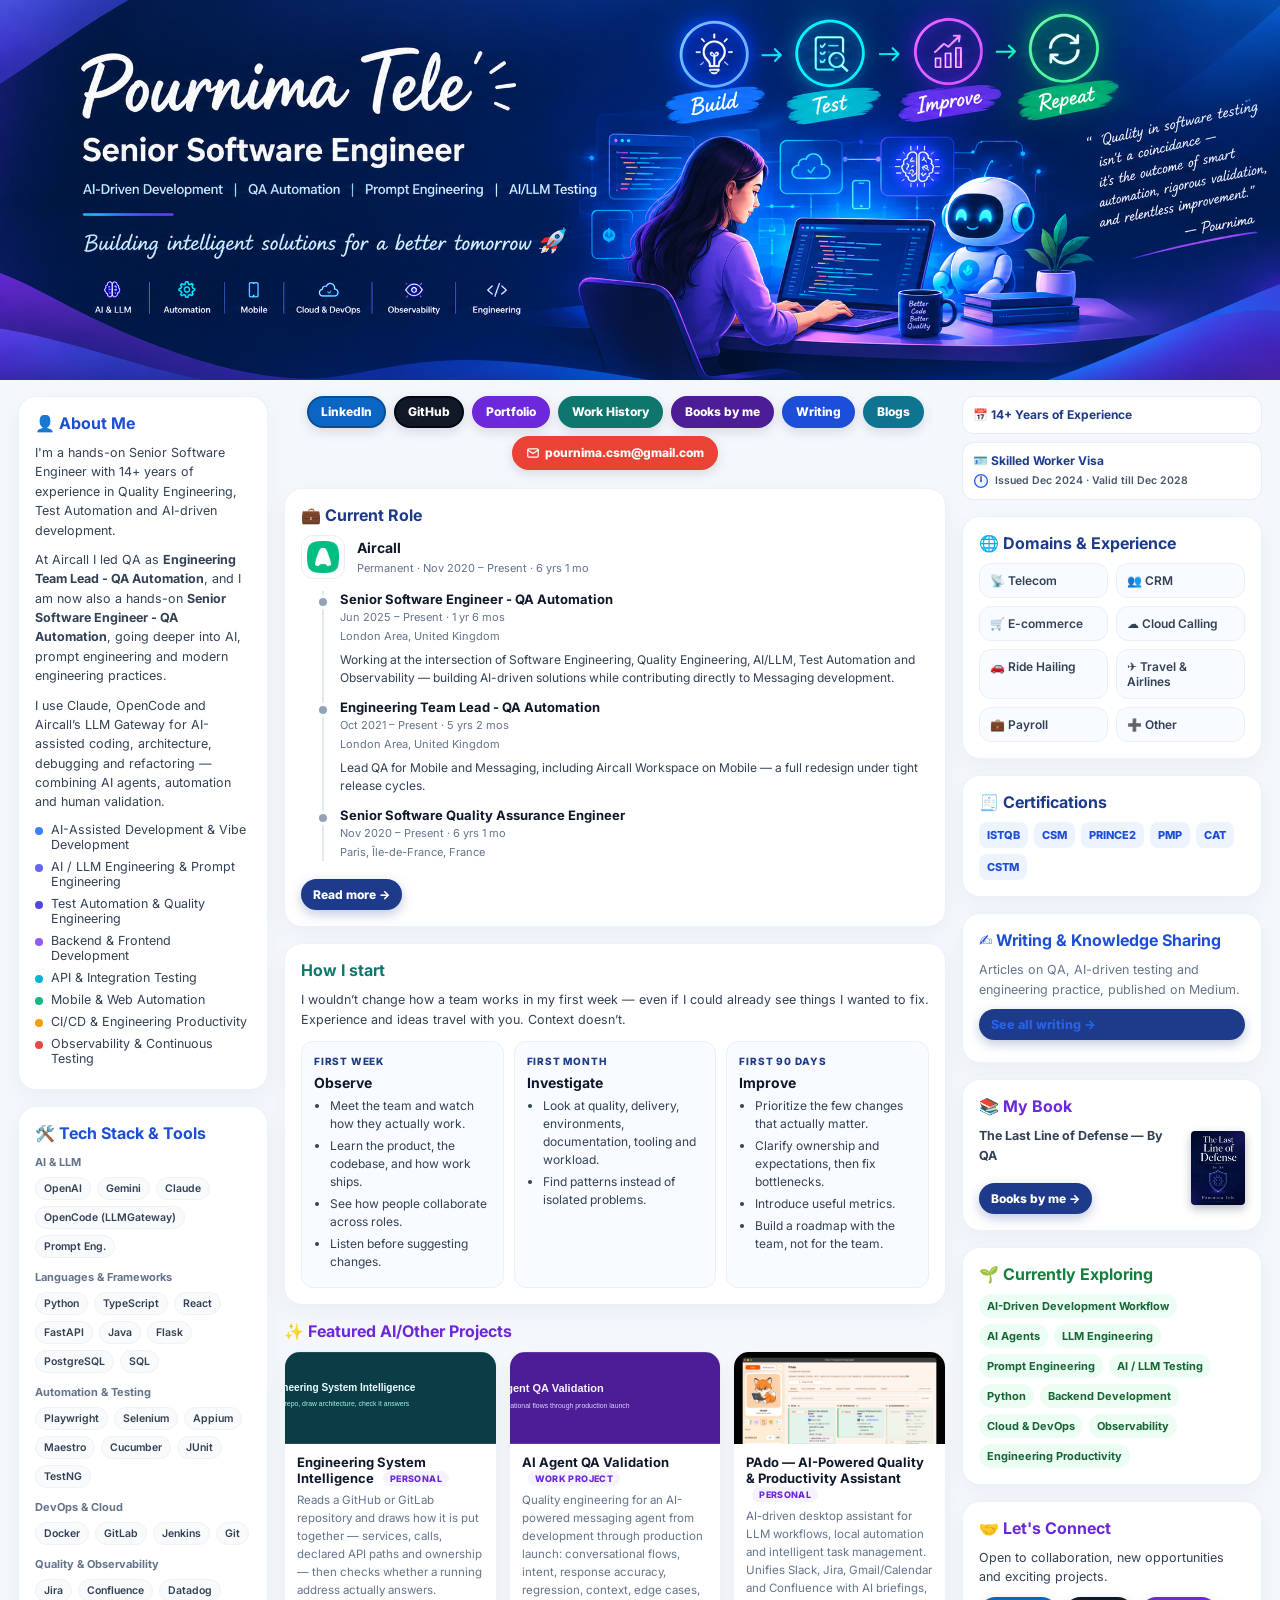
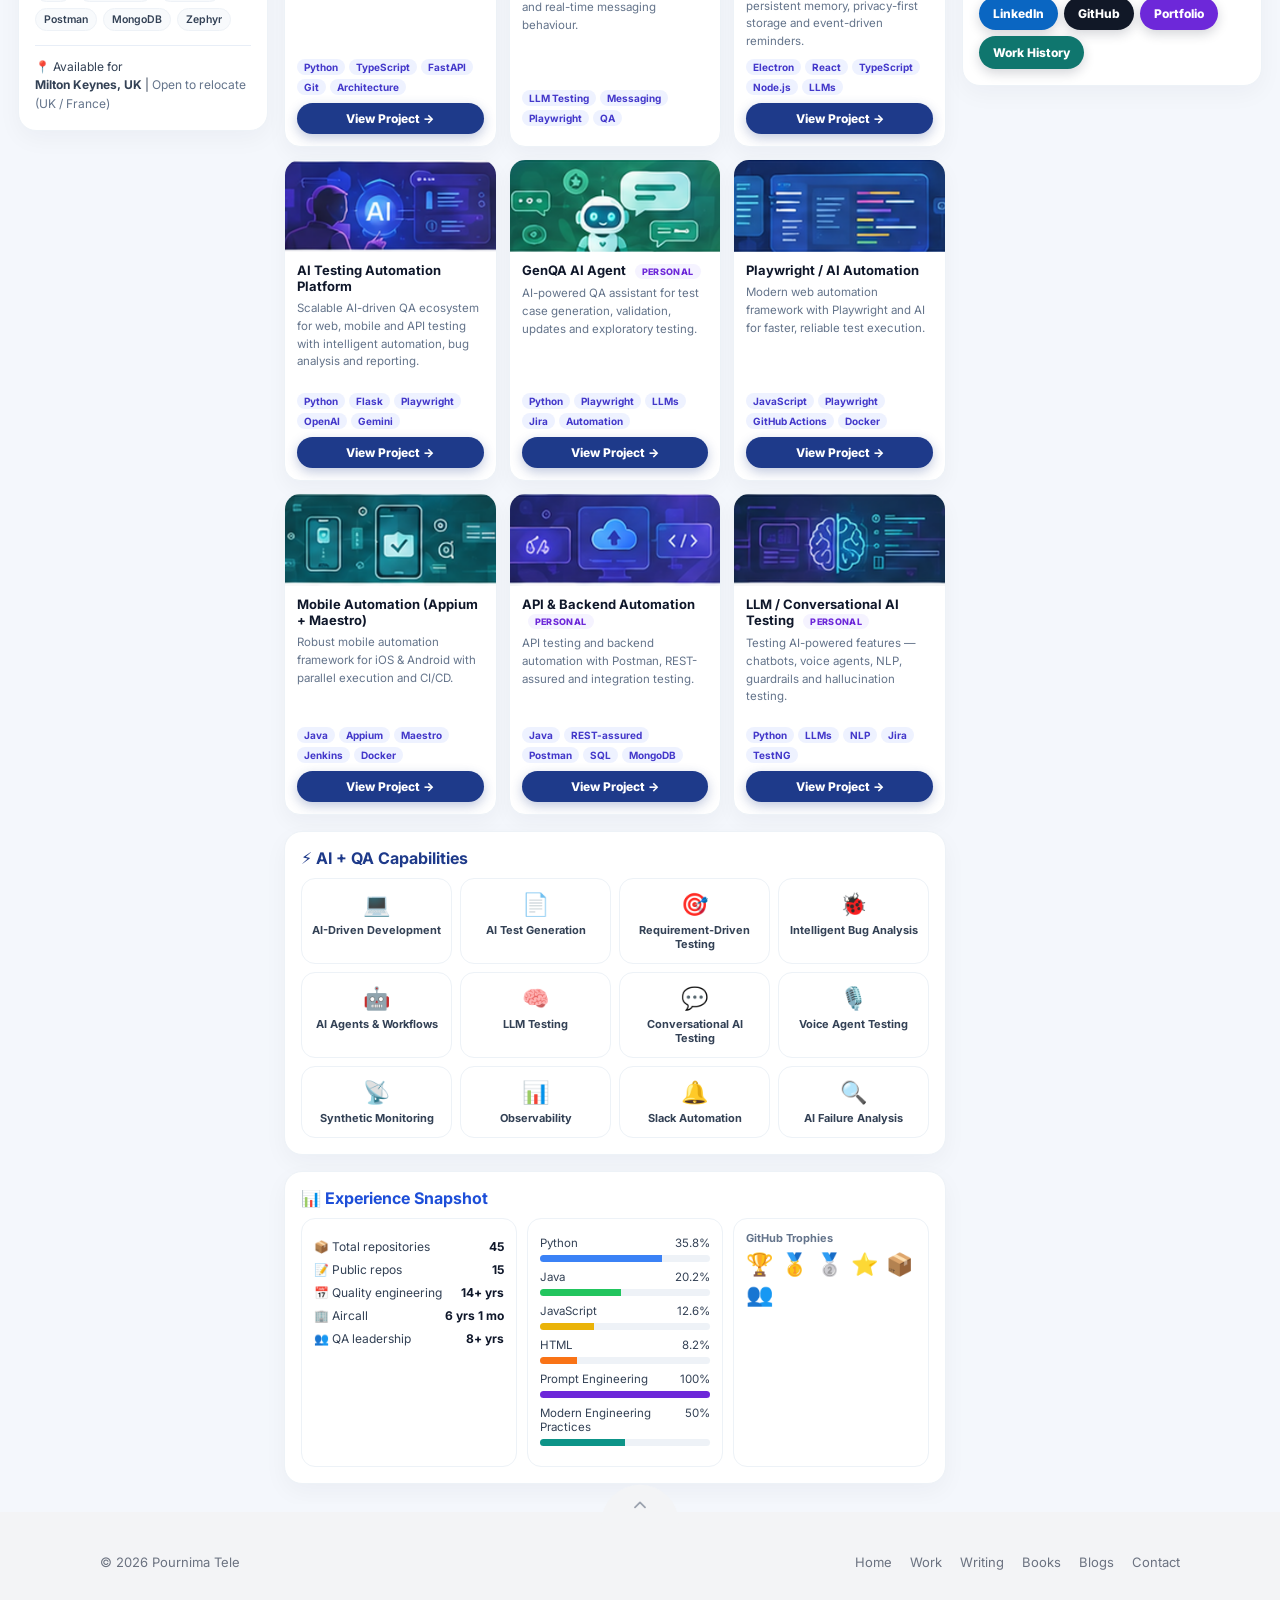
<file: qualityhub.html>
<!DOCTYPE html>
<html lang="en">
<head>
  <meta charset="UTF-8" />
  <meta http-equiv="refresh" content="0; url=./index.html" />
  <link rel="canonical" href="https://qapournima.github.io/QAPournima/" />
  <title>Pournima Tele</title>
  <script>location.replace("./index.html");</script>
</head>
<body>
  <p><a href="./index.html">Back to CV</a></p>
</body>
</html>
</file>
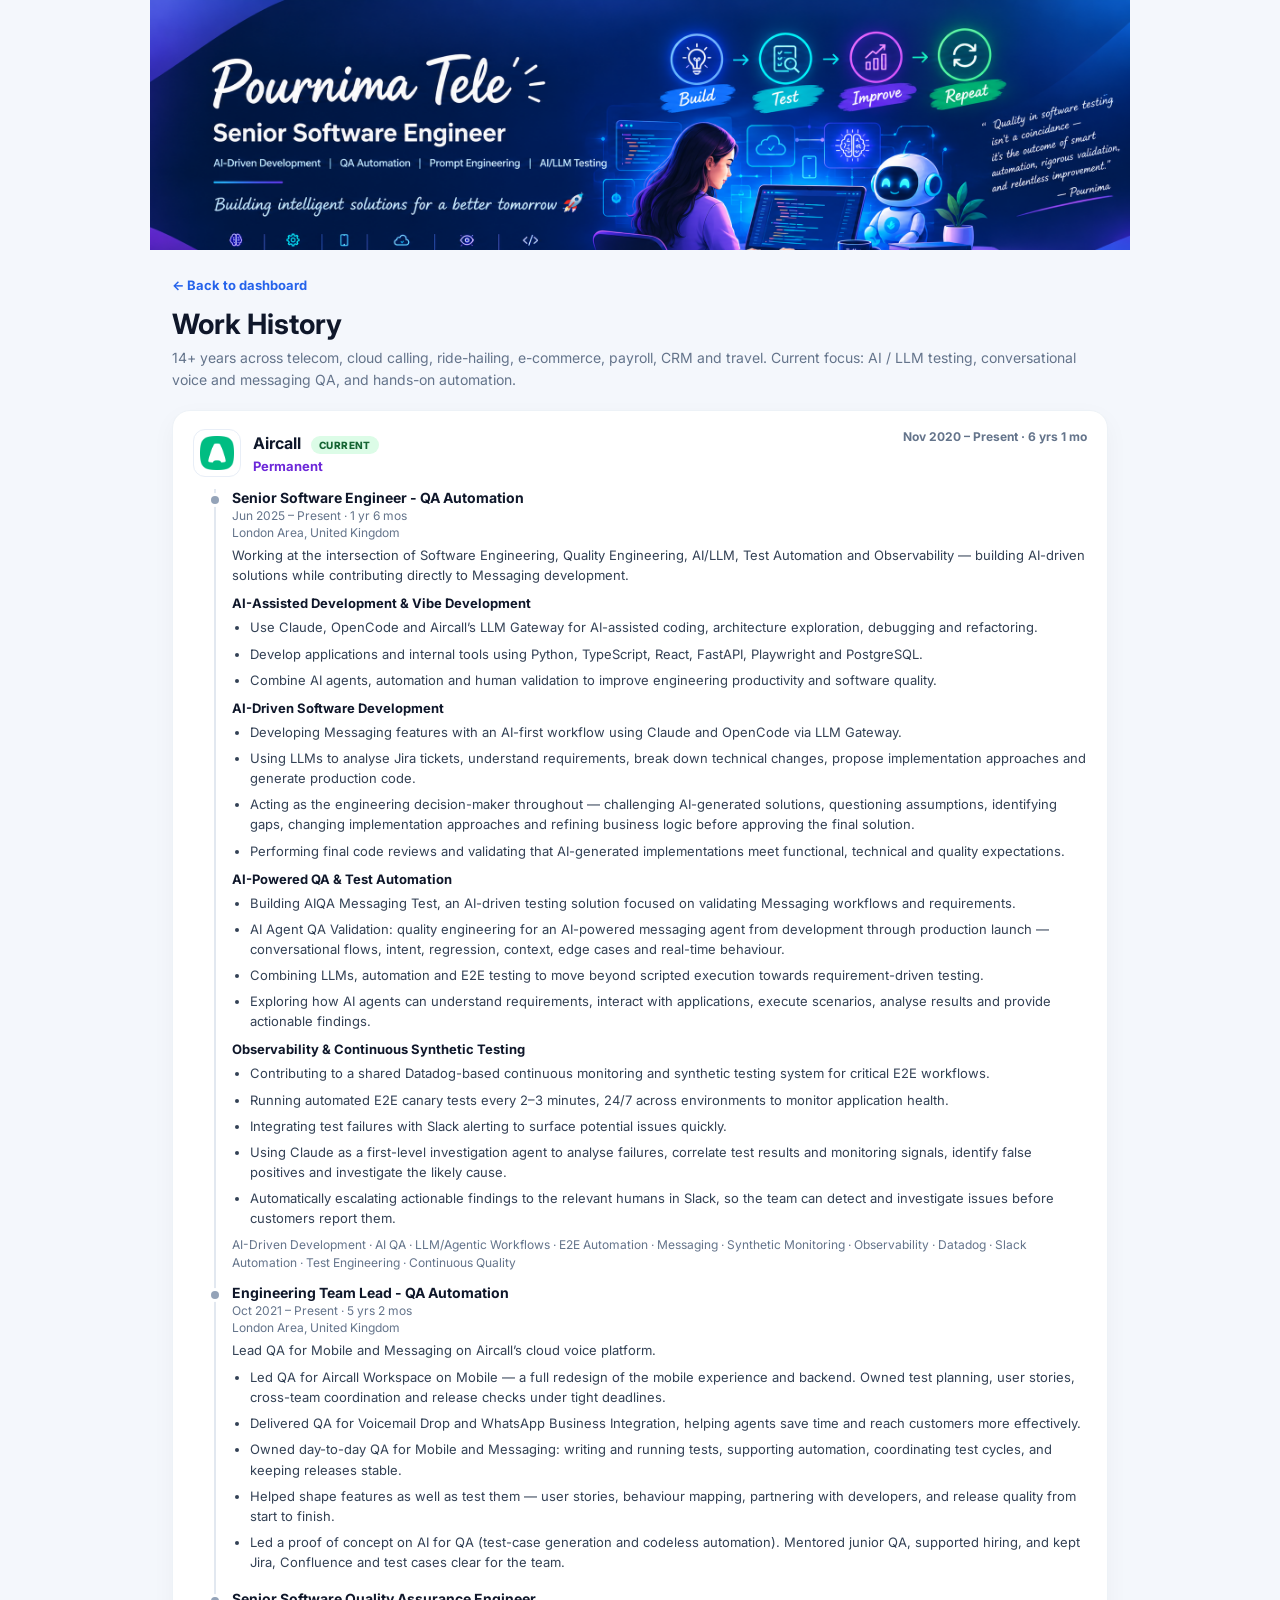
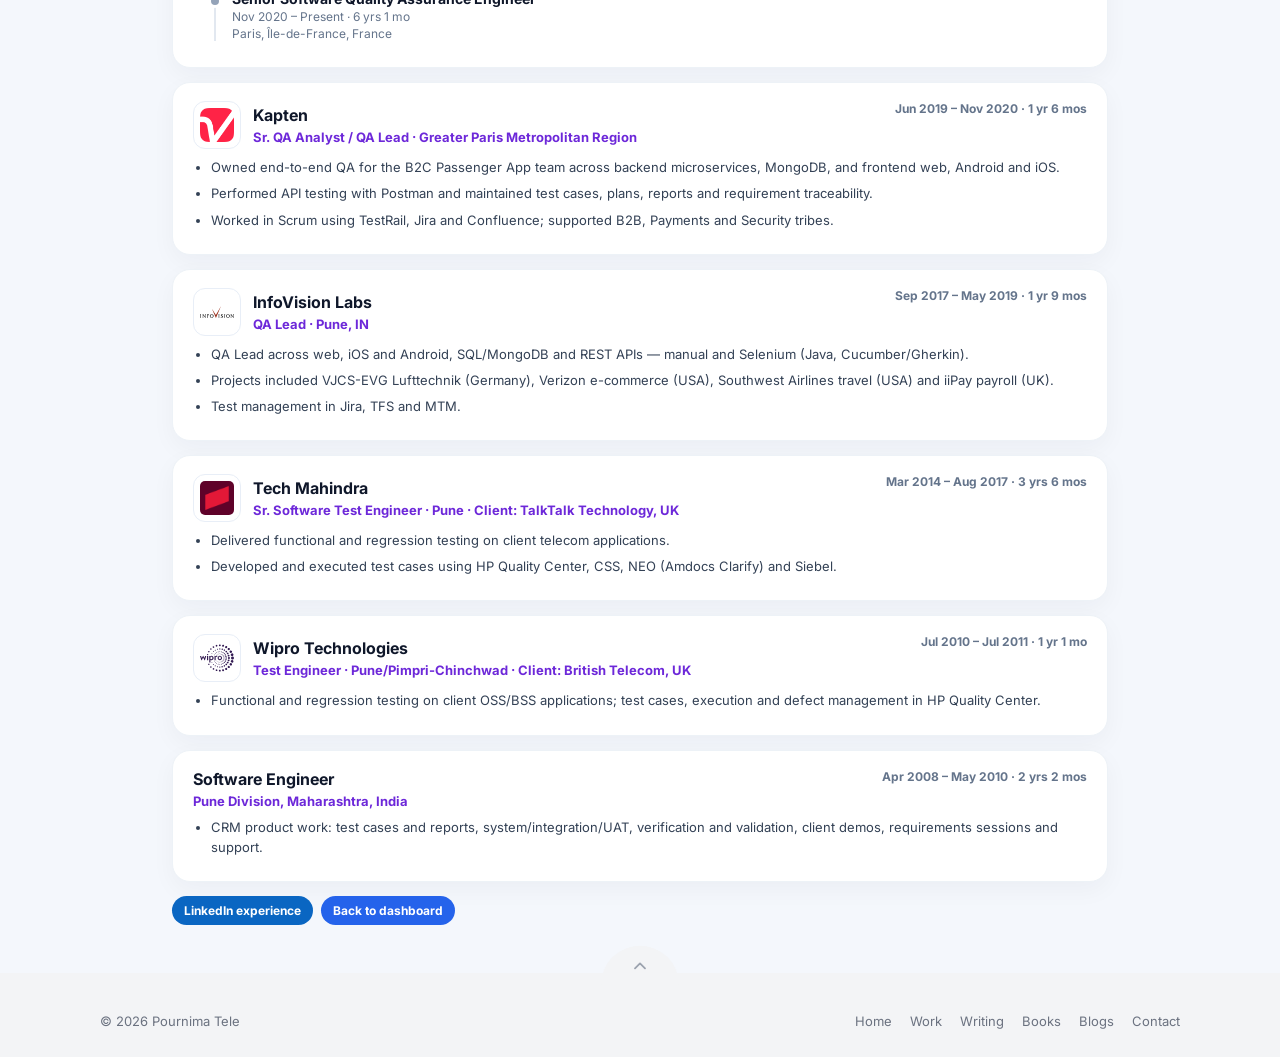
<file: work-history.html>
<!DOCTYPE html>
<html lang="en">
<head>
  <meta charset="UTF-8" />
  <meta name="viewport" content="width=device-width, initial-scale=1" />
  <title>Work History | Pournima Tele</title>
  <link rel="preconnect" href="https://fonts.googleapis.com" />
  <link href="https://fonts.googleapis.com/css2?family=Inter:wght@400;500;600;700;800&display=swap" rel="stylesheet" />
  <style>
    :root {
      --bg: #f4f7fc;
      --card: #ffffff;
      --text: #334155;
      --muted: #64748b;
      --title: #0f172a;
      --purple: #6d28d9;
    }
    * { box-sizing: border-box; }
    body {
      margin: 0;
      background: var(--bg);
      font-family: Inter, ui-sans-serif, system-ui, sans-serif;
      color: var(--text);
    }
    html, body { width: 100%; overflow-x: hidden; }
    .page {
      width: 100%;
      max-width: 980px;
      margin: 0 auto;
      background: #fff;
    }
    .banner {
      display: block;
      width: 100%;
      height: 250px;
      object-fit: cover;
      object-position: top;
    }
    .wrap { padding: 24px 22px 40px; background: var(--bg); }
    .back {
      display: inline-flex;
      margin-bottom: 14px;
      color: #2563eb;
      font-size: 13px;
      font-weight: 700;
      text-decoration: none;
    }
    h1 {
      margin: 0 0 6px;
      font-size: 28px;
      color: var(--title);
    }
    .intro {
      margin: 0 0 20px;
      font-size: 14px;
      line-height: 1.55;
      color: var(--muted);
    }
    .job {
      background: var(--card);
      border: 1px solid #edf2f7;
      border-radius: 18px;
      padding: 18px 20px;
      margin-bottom: 14px;
      box-shadow: 0 8px 24px rgba(15, 23, 42, 0.04);
      scroll-margin-top: 12px;
    }
    .job-top {
      display: flex;
      justify-content: space-between;
      gap: 12px;
      flex-wrap: wrap;
      align-items: flex-start;
      margin-bottom: 8px;
    }
    .job-id {
      display: flex;
      gap: 12px;
      align-items: center;
      min-width: 0;
    }
    .logo {
      width: 48px;
      height: 48px;
      object-fit: contain;
      border-radius: 12px;
      background: #fff;
      border: 1px solid #e8eef7;
      padding: 6px;
      flex: none;
    }
    .job h2 {
      margin: 0 0 4px;
      font-size: 16px;
      color: var(--title);
    }
    .job .co {
      margin: 0;
      font-size: 13px;
      font-weight: 700;
      color: var(--purple);
    }
    .job .also {
      margin: 6px 0 0;
      font-size: 12px;
      color: #475569;
      line-height: 1.45;
    }
    .li-roles {
      border-left: 2px solid #e2e8f0;
      margin: 12px 0 8px 21px;
      padding-left: 16px;
    }
    .li-role { position: relative; padding: 0 0 12px; }
    .li-role:last-child { padding-bottom: 0; }
    .li-role::before {
      content: "";
      position: absolute;
      left: -21px;
      top: 7px;
      width: 8px;
      height: 8px;
      border-radius: 50%;
      background: #94a3b8;
      box-shadow: 0 0 0 3px #fff;
    }
    .li-role h3 {
      margin: 0 0 2px;
      font-size: 14px;
      color: var(--title);
    }
    .li-role .when {
      margin: 0;
      font-size: 12px;
      color: var(--muted);
    }
    .li-role .where {
      margin: 2px 0 0;
      font-size: 12px;
      color: #64748b;
    }
    .li-role .summary {
      margin: 6px 0 0;
      font-size: 13px;
      line-height: 1.5;
      color: var(--text);
    }
    .li-role ul {
      margin: 6px 0 0;
    }
    .li-role .group {
      margin: 10px 0 0;
      font-size: 13px;
      font-weight: 700;
      color: var(--title);
    }
    .li-role .group + ul { margin-top: 4px; }
    .li-role .focus {
      margin: 8px 0 0;
      font-size: 12px;
      line-height: 1.5;
      color: var(--muted);
    }
    .dates {
      font-size: 12px;
      font-weight: 700;
      color: var(--muted);
      white-space: nowrap;
    }
    .now {
      display: inline-block;
      background: #dcfce7;
      color: #166534;
      font-size: 10px;
      font-weight: 800;
      border-radius: 999px;
      padding: 3px 8px;
      letter-spacing: 0.04em;
      text-transform: uppercase;
      margin-left: 6px;
    }
    ul {
      margin: 8px 0 0;
      padding-left: 18px;
      font-size: 13px;
      line-height: 1.55;
    }
    li { margin: 6px 0; }
    .links { display: flex; flex-wrap: wrap; gap: 8px; margin-top: 8px; }
    .chip {
      display: inline-flex;
      align-items: center;
      border-radius: 999px;
      padding: 7px 12px;
      font-size: 12px;
      font-weight: 700;
      color: #fff;
      text-decoration: none;
    }
    @media (max-width: 720px) {
      .banner { height: 150px; object-position: top; }
      .wrap { padding: 16px 14px 28px; }
      h1 { font-size: 22px; }
      .dates { white-space: normal; }
    }

    html { scroll-behavior: smooth; }
    .site-foot {
      position: relative;
      z-index: 20;
      background: #f3f4f6;
      color: #6b7280;
      padding: 40px 28px 28px;
      margin-top: 8px;
    }
    .to-top {
      position: absolute;
      left: 50%;
      top: 0;
      transform: translate(-50%, -70%);
      width: 78px;
      height: 39px;
      border-radius: 78px 78px 0 0;
      background: #f3f4f6;
      color: #9ca3af;
      display: grid;
      place-items: end center;
      padding-bottom: 8px;
      text-decoration: none;
    }
    .to-top:hover { color: #4b5563; }
    .foot-inner {
      width: min(1080px, 100%);
      margin: 0 auto;
      display: flex;
      justify-content: space-between;
      align-items: center;
      flex-wrap: wrap;
      gap: 12px 28px;
    }
    .site-foot p { margin: 0; font-size: 13px; }
    .site-foot nav { display: flex; flex-wrap: wrap; gap: 8px 18px; }
    .site-foot nav a {
      color: #6b7280;
      text-decoration: none;
      font-size: 13px;
    }
    .site-foot nav a:hover { color: #111827; }
    @media (max-width: 720px) {
      .foot-inner { justify-content: center; text-align: center; }
      .site-foot nav { justify-content: center; }
    }
  </style>
</head>
<body id="top">
  <div class="page">
    <img class="banner" src="./profile-assets/banner.png?v=5" alt="Pournima Tele banner" />
    <div class="wrap">
      <a class="back" href="./index.html">← Back to dashboard</a>
      <h1>Work History</h1>
      <p class="intro">14+ years across telecom, cloud calling, ride-hailing, e-commerce, payroll, CRM and travel. Current focus: AI / LLM testing, conversational voice and messaging QA, and hands-on automation.</p>

      <article class="job" id="aircall">
        <div class="job-top">
          <div class="job-id">
            <img class="logo" src="./profile-assets/logos/aircall.png" alt="Aircall logo" />
            <div>
              <h2>Aircall <span class="now">Current</span></h2>
              <p class="co">Permanent</p>
            </div>
          </div>
          <div class="dates">Nov 2020 – Present · 6 yrs 1 mo</div>
        </div>
        <div class="li-roles">
          <div class="li-role">
            <h3>Senior Software Engineer - QA Automation</h3>
            <p class="when">Jun 2025 – Present · 1 yr 6 mos</p>
            <p class="where">London Area, United Kingdom</p>
            <p class="summary">Working at the intersection of Software Engineering, Quality Engineering, AI/LLM, Test Automation and Observability — building AI-driven solutions while contributing directly to Messaging development.</p>
            <p class="group">AI-Assisted Development &amp; Vibe Development</p>
            <ul>
              <li>Use Claude, OpenCode and Aircall’s LLM Gateway for AI-assisted coding, architecture exploration, debugging and refactoring.</li>
              <li>Develop applications and internal tools using Python, TypeScript, React, FastAPI, Playwright and PostgreSQL.</li>
              <li>Combine AI agents, automation and human validation to improve engineering productivity and software quality.</li>
            </ul>
            <p class="group">AI-Driven Software Development</p>
            <ul>
              <li>Developing Messaging features with an AI-first workflow using Claude and OpenCode via LLM Gateway.</li>
              <li>Using LLMs to analyse Jira tickets, understand requirements, break down technical changes, propose implementation approaches and generate production code.</li>
              <li>Acting as the engineering decision-maker throughout — challenging AI-generated solutions, questioning assumptions, identifying gaps, changing implementation approaches and refining business logic before approving the final solution.</li>
              <li>Performing final code reviews and validating that AI-generated implementations meet functional, technical and quality expectations.</li>
            </ul>
            <p class="group">AI-Powered QA &amp; Test Automation</p>
            <ul>
              <li>Building AIQA Messaging Test, an AI-driven testing solution focused on validating Messaging workflows and requirements.</li>
              <li>AI Agent QA Validation: quality engineering for an AI-powered messaging agent from development through production launch — conversational flows, intent, regression, context, edge cases and real-time behaviour.</li>
              <li>Combining LLMs, automation and E2E testing to move beyond scripted execution towards requirement-driven testing.</li>
              <li>Exploring how AI agents can understand requirements, interact with applications, execute scenarios, analyse results and provide actionable findings.</li>
            </ul>
            <p class="group">Observability &amp; Continuous Synthetic Testing</p>
            <ul>
              <li>Contributing to a shared Datadog-based continuous monitoring and synthetic testing system for critical E2E workflows.</li>
              <li>Running automated E2E canary tests every 2–3 minutes, 24/7 across environments to monitor application health.</li>
              <li>Integrating test failures with Slack alerting to surface potential issues quickly.</li>
              <li>Using Claude as a first-level investigation agent to analyse failures, correlate test results and monitoring signals, identify false positives and investigate the likely cause.</li>
              <li>Automatically escalating actionable findings to the relevant humans in Slack, so the team can detect and investigate issues before customers report them.</li>
            </ul>
            <p class="focus">AI-Driven Development · AI QA · LLM/Agentic Workflows · E2E Automation · Messaging · Synthetic Monitoring · Observability · Datadog · Slack Automation · Test Engineering · Continuous Quality</p>
          </div>
          <div class="li-role">
            <h3>Engineering Team Lead - QA Automation</h3>
            <p class="when">Oct 2021 – Present · 5 yrs 2 mos</p>
            <p class="where">London Area, United Kingdom</p>
            <p class="summary">Lead QA for Mobile and Messaging on Aircall’s cloud voice platform.</p>
            <ul>
              <li>Led QA for Aircall Workspace on Mobile — a full redesign of the mobile experience and backend. Owned test planning, user stories, cross-team coordination and release checks under tight deadlines.</li>
              <li>Delivered QA for Voicemail Drop and WhatsApp Business Integration, helping agents save time and reach customers more effectively.</li>
              <li>Owned day-to-day QA for Mobile and Messaging: writing and running tests, supporting automation, coordinating test cycles, and keeping releases stable.</li>
              <li>Helped shape features as well as test them — user stories, behaviour mapping, partnering with developers, and release quality from start to finish.</li>
              <li>Led a proof of concept on AI for QA (test-case generation and codeless automation). Mentored junior QA, supported hiring, and kept Jira, Confluence and test cases clear for the team.</li>
            </ul>
          </div>
          <div class="li-role">
            <h3>Senior Software Quality Assurance Engineer</h3>
            <p class="when">Nov 2020 – Present · 6 yrs 1 mo</p>
            <p class="where">Paris, Île-de-France, France</p>
          </div>
        </div>
      </article>

      <article class="job">
        <div class="job-top">
          <div class="job-id">
            <img class="logo" src="./profile-assets/logos/freenow.png" alt="FreeNow logo" />
            <div>
              <h2>Kapten</h2>
              <p class="co">Sr. QA Analyst / QA Lead · Greater Paris Metropolitan Region</p>
            </div>
          </div>
          <div class="dates">Jun 2019 – Nov 2020 · 1 yr 6 mos</div>
        </div>
        <ul>
          <li>Owned end-to-end QA for the B2C Passenger App team across backend microservices, MongoDB, and frontend web, Android and iOS.</li>
          <li>Performed API testing with Postman and maintained test cases, plans, reports and requirement traceability.</li>
          <li>Worked in Scrum using TestRail, Jira and Confluence; supported B2B, Payments and Security tribes.</li>
        </ul>
      </article>

      <article class="job">
        <div class="job-top">
          <div class="job-id">
            <img class="logo" src="./profile-assets/logos/ivl.svg" alt="InfoVision Labs logo" />
            <div>
              <h2>InfoVision Labs</h2>
              <p class="co">QA Lead · Pune, IN</p>
            </div>
          </div>
          <div class="dates">Sep 2017 – May 2019 · 1 yr 9 mos</div>
        </div>
        <ul>
          <li>QA Lead across web, iOS and Android, SQL/MongoDB and REST APIs — manual and Selenium (Java, Cucumber/Gherkin).</li>
          <li>Projects included VJCS-EVG Lufttechnik (Germany), Verizon e-commerce (USA), Southwest Airlines travel (USA) and iiPay payroll (UK).</li>
          <li>Test management in Jira, TFS and MTM.</li>
        </ul>
      </article>

      <article class="job">
        <div class="job-top">
          <div class="job-id">
            <img class="logo" src="./profile-assets/logos/techmahindra.png" alt="Tech Mahindra logo" />
            <div>
              <h2>Tech Mahindra</h2>
              <p class="co">Sr. Software Test Engineer · Pune · Client: TalkTalk Technology, UK</p>
            </div>
          </div>
          <div class="dates">Mar 2014 – Aug 2017 · 3 yrs 6 mos</div>
        </div>
        <ul>
          <li>Delivered functional and regression testing on client telecom applications.</li>
          <li>Developed and executed test cases using HP Quality Center, CSS, NEO (Amdocs Clarify) and Siebel.</li>
        </ul>
      </article>

      <article class="job">
        <div class="job-top">
          <div class="job-id">
            <img class="logo" src="./profile-assets/logos/wipro.svg" alt="Wipro logo" />
            <div>
              <h2>Wipro Technologies</h2>
              <p class="co">Test Engineer · Pune/Pimpri-Chinchwad · Client: British Telecom, UK</p>
            </div>
          </div>
          <div class="dates">Jul 2010 – Jul 2011 · 1 yr 1 mo</div>
        </div>
        <ul>
          <li>Functional and regression testing on client OSS/BSS applications; test cases, execution and defect management in HP Quality Center.</li>
        </ul>
      </article>

      <article class="job">
        <div class="job-top">
          <div class="job-id">
            <div>
              <h2>Software Engineer</h2>
              <p class="co">Pune Division, Maharashtra, India</p>
            </div>
          </div>
          <div class="dates">Apr 2008 – May 2010 · 2 yrs 2 mos</div>
        </div>
        <ul>
          <li>CRM product work: test cases and reports, system/integration/UAT, verification and validation, client demos, requirements sessions and support.</li>
        </ul>
      </article>

      <div class="links">
        <a class="chip" style="background:#0a66c2" href="https://www.linkedin.com/in/pournimatele/" target="_blank" rel="noopener noreferrer">LinkedIn experience</a>
        <a class="chip" style="background:#2563eb" href="./index.html">Back to dashboard</a>
      </div>
    </div>
  </div>
  <footer class="site-foot">
    <a class="to-top" href="#top" aria-label="Back to top"><svg viewBox="0 0 24 24" width="20" height="20" aria-hidden="true"><path d="M6 14l6-6 6 6" fill="none" stroke="currentColor" stroke-width="2.2" stroke-linecap="round" stroke-linejoin="round"/></svg></a>
    <div class="foot-inner">
      <p>© 2026 Pournima Tele</p>
      <nav aria-label="Footer">
        <a href="./index.html">Home</a>
        <a href="./work-history.html">Work</a>
        <a href="./writing.html">Writing</a>
        <a href="./books.html">Books</a>
        <a href="./blogs.html">Blogs</a>
        <a href="mailto:pournima.csm@gmail.com">Contact</a>
      </nav>
    </div>
  </footer>
</body>
</html>
</file>
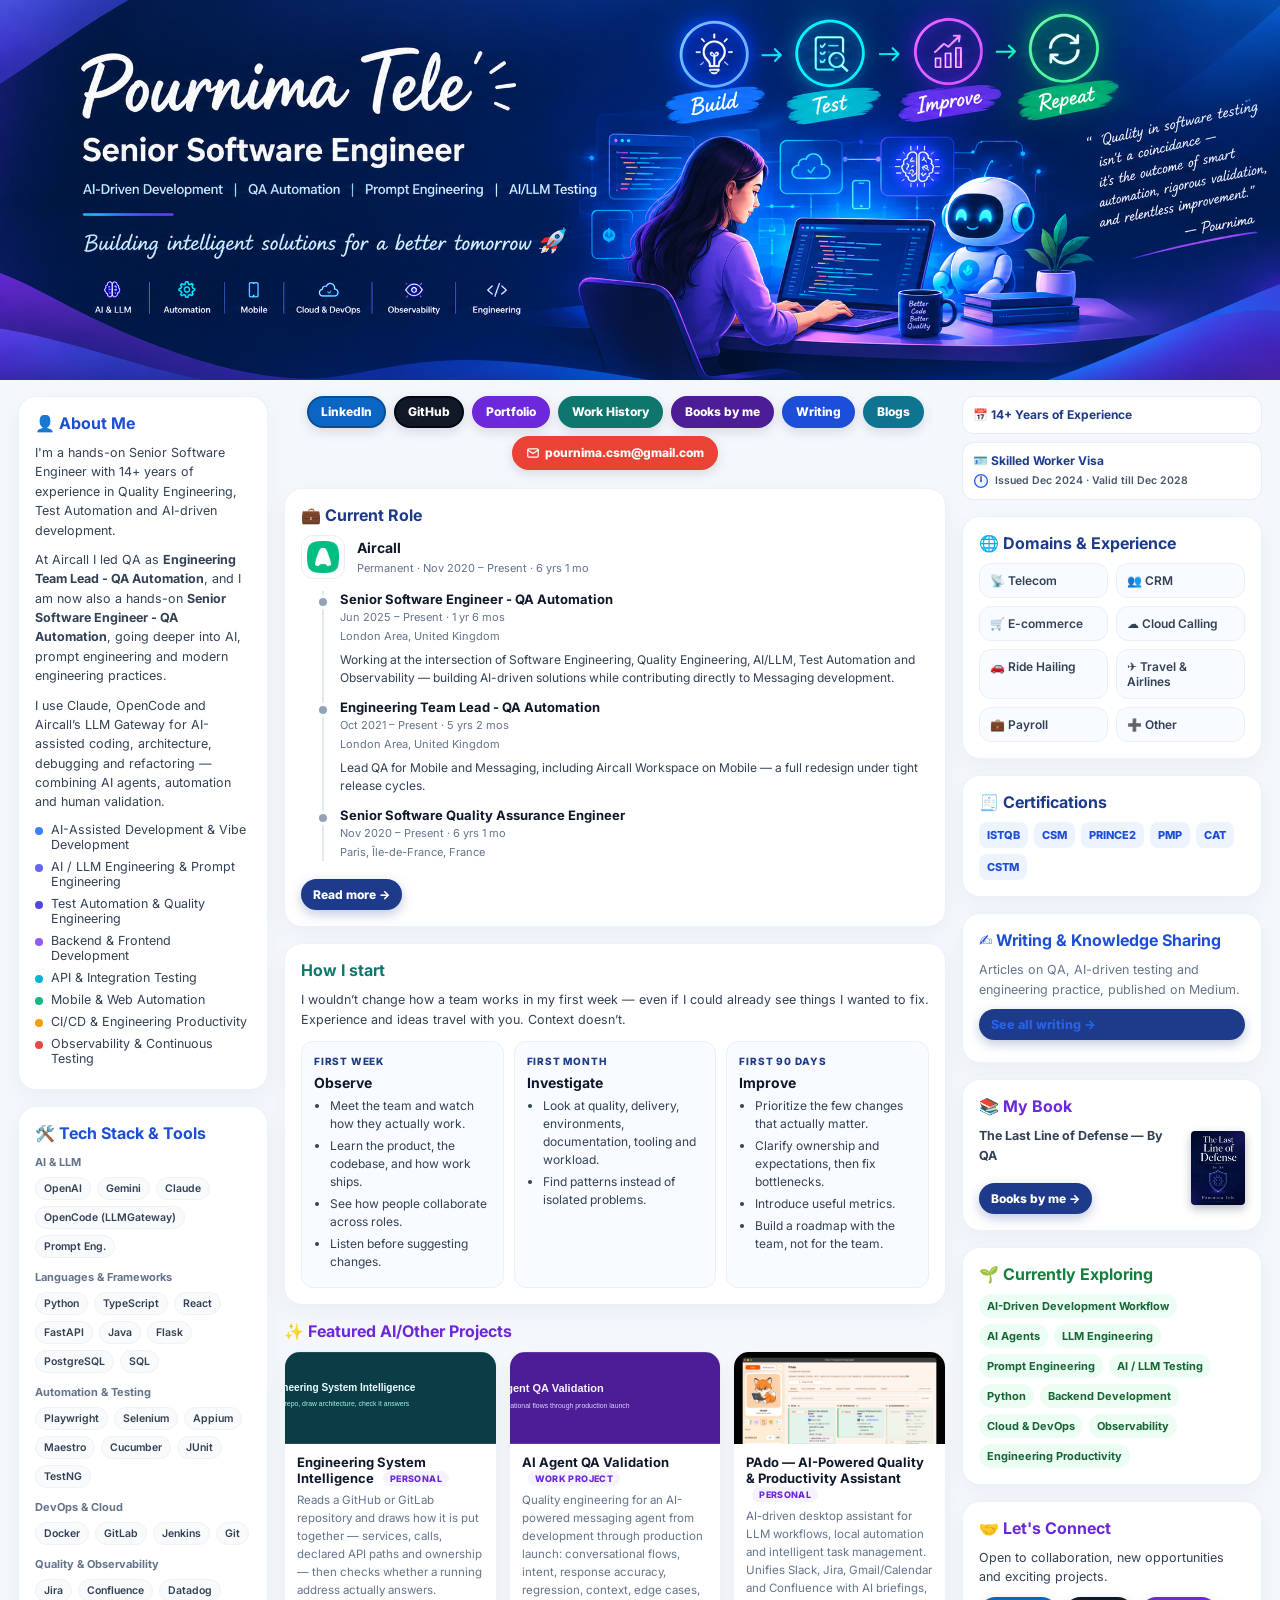
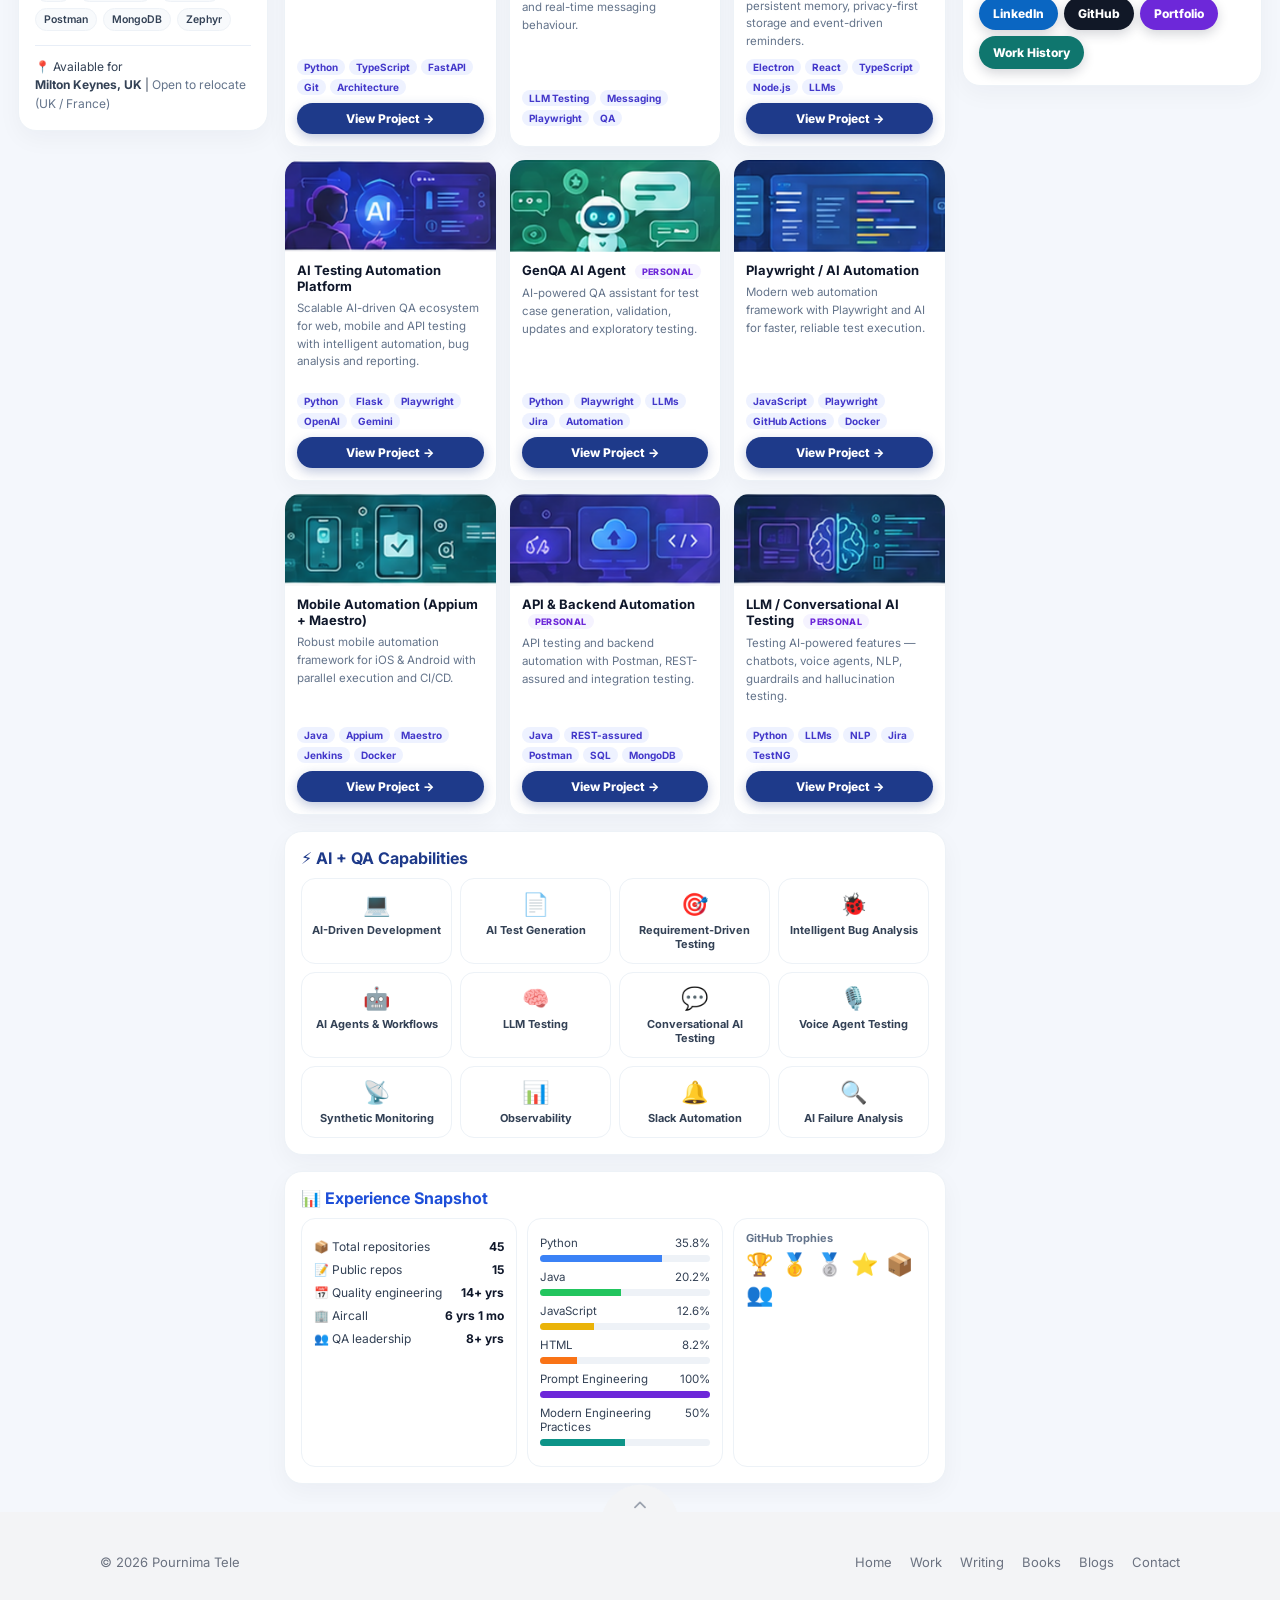
<file: profile-assets/dashboard.html>
<!DOCTYPE html>
<html lang="en">
<head>
  <meta charset="UTF-8" />
  <meta name="viewport" content="width=device-width, initial-scale=1" />
  <title>Pournima Tele</title>
  <link rel="preconnect" href="https://fonts.googleapis.com" />
  <link href="https://fonts.googleapis.com/css2?family=Inter:wght@400;500;600;700;800&family=Great+Vibes&display=swap" rel="stylesheet" />
  <style>
    :root {
      --bg: #f4f7fc;
      --card: #ffffff;
      --text: #334155;
      --muted: #64748b;
      --title: #0f172a;
      --line: #e8eef7;
      --blue: #2563eb;
      --purple: #6d28d9;
      --green: #059669;
    }
    * { box-sizing: border-box; }
    body {
      margin: 0;
      background: var(--bg);
      font-family: Inter, ui-sans-serif, system-ui, sans-serif;
      color: var(--text);
    }
    html, body { width: 100%; overflow-x: hidden; }
    .page {
      width: 100%;
      max-width: 1440px;
      margin: 0 auto;
      background: #fff;
      overflow-x: hidden;
    }
    .mobile-hero { display: none; }
    .banner {
      display: block;
      width: 100%;
      height: 380px;
      object-fit: cover;
      object-position: center;
    }
    .shell {
      display: grid;
      grid-template-columns: 250px minmax(0, 1fr) 300px;
      gap: 16px;
      padding: 16px 18px 20px;
      background: var(--bg);
    }
    .shell > * { min-width: 0; }
    .card {
      background: var(--card);
      border: 1px solid #edf2f7;
      border-radius: 18px;
      padding: 16px;
      box-shadow: 0 8px 24px rgba(15, 23, 42, 0.04);
    }
    .stack { display: flex; flex-direction: column; gap: 16px; }
    h2 {
      margin: 0 0 10px;
      font-size: 16px;
      display: flex;
      align-items: center;
      gap: 8px;
    }
    .h-blue { color: #1d4ed8; }
    .h-purple { color: #6d28d9; }
    .h-navy { color: #1e3a8a; }
    .h-teal { color: #0f766e; }
    .h-green { color: #15803d; }
    p { margin: 0 0 10px; font-size: 12.5px; line-height: 1.55; }
    .about-list {
      list-style: none;
      padding: 0;
      margin: 8px 0 0;
      font-size: 12.5px;
    }
    .about-list li {
      display: flex;
      gap: 8px;
      align-items: flex-start;
      margin: 7px 0;
    }
    .dot {
      width: 8px; height: 8px; border-radius: 50%;
      margin-top: 5px; flex: none;
    }
    .group { margin-top: 12px; }
    .group-title {
      font-size: 11px;
      font-weight: 700;
      color: #64748b;
      margin-bottom: 8px;
    }
    .pills { display: flex; flex-wrap: wrap; gap: 6px; }
    .pill {
      display: inline-flex;
      align-items: center;
      gap: 5px;
      border-radius: 999px;
      padding: 4px 8px;
      font-size: 10.5px;
      font-weight: 600;
      background: #f8fafc;
      border: 1px solid #eef2f7;
    }
    .loc {
      margin-top: 14px;
      padding-top: 12px;
      border-top: 1px solid var(--line);
      font-size: 12px;
      color: #334155;
      line-height: 1.55;
    }
    .loc small { color: var(--muted); font-size: inherit; }
    .contact {
      display: flex;
      gap: 8px;
      flex-wrap: wrap;
      justify-content: center;
      align-items: center;
      margin-bottom: 2px;
    }
    .chip {
      display: inline-flex;
      align-items: center;
      gap: 5px;
      background: #fff;
      border: 2px solid #1e3a8a;
      border-radius: 999px;
      padding: 8px 12px;
      font-size: 12px;
      font-weight: 800;
      line-height: 1;
      color: #1e3a8a;
      text-decoration: none;
      box-shadow: 0 4px 12px rgba(15, 23, 42, 0.12);
    }
    .chip svg {
      width: 14px;
      height: 14px;
      flex: none;
    }
    .chip:hover { filter: brightness(1.08); }
    .chip-linkedin { background: #0a66c2; border-color: #084e94; color: #fff; }
    .chip-github { background: #111827; border-color: #030712; color: #fff; }
    .chip-portfolio { background: #6d28d9; border-color: #6d28d9; color: #fff; }
    .chip-email { background: #ea4335; border-color: #ea4335; color: #fff; }
    .chip-work { background: #0f766e; border-color: #0f766e; color: #fff; }
    .chip-books { background: #4c1d95; border-color: #4c1d95; color: #fff; }
    .chip-write { background: #1d4ed8; border-color: #1d4ed8; color: #fff; }
    .chip-blogs { background: #0e7490; border-color: #0e7490; color: #fff; }
    .cover-img {
      width: 54px;
      height: 74px;
      object-fit: cover;
      border-radius: 4px;
      box-shadow: 0 4px 10px rgba(15, 23, 42, 0.28);
      flex: none;
    }
    .role-card h3 {
      margin: 0 0 2px;
      font-size: 15px;
      color: var(--title);
    }
    .role-card .role-sub {
      margin: 0 0 4px;
      font-size: 12px;
      font-weight: 600;
      color: #334155;
    }
    .role-card .co {
      margin: 0;
      font-size: 14px;
      font-weight: 700;
      color: var(--title);
    }
    .role-card .tenure {
      margin: 2px 0 0;
      font-size: 11px;
      color: var(--muted);
    }
    .li-roles {
      border-left: 2px solid #e2e8f0;
      margin: 12px 0 10px 21px;
      padding-left: 16px;
    }
    .li-role { position: relative; padding: 0 0 12px; }
    .li-role:last-child { padding-bottom: 0; }
    .li-role::before {
      content: "";
      position: absolute;
      left: -21px;
      top: 7px;
      width: 8px;
      height: 8px;
      border-radius: 50%;
      background: #94a3b8;
      box-shadow: 0 0 0 3px #fff;
    }
    .li-role h3 {
      margin: 0 0 2px;
      font-size: 13px;
      color: var(--title);
    }
    .li-role .when {
      margin: 0;
      font-size: 11px;
      color: var(--muted);
    }
    .li-role .where {
      margin: 2px 0 0;
      font-size: 11px;
      color: #64748b;
    }
    .li-role .summary {
      margin: 6px 0 0;
      font-size: 12px;
      line-height: 1.5;
      color: var(--text);
    }
    .li-role ul {
      margin: 6px 0 0;
      padding-left: 16px;
      font-size: 12px;
      line-height: 1.5;
      color: var(--text);
    }
    .li-role li { margin: 4px 0; }
    .li-role .group {
      margin: 10px 0 0;
      font-size: 12px;
      font-weight: 700;
      color: var(--title);
    }
    .li-role .group + ul { margin-top: 4px; }
    .li-role .focus {
      margin: 8px 0 0;
      font-size: 11px;
      line-height: 1.5;
      color: var(--muted);
    }
    .role-card .meta {
      margin: 0 0 8px;
      font-size: 11px;
      color: var(--muted);
    }
    .start-lede { margin: 0 0 12px; }
    .start-steps {
      display: grid;
      grid-template-columns: 1fr 1fr 1fr;
      gap: 10px;
    }
    .start-step {
      background: #f8fbff;
      border: 1px solid #eaf0f8;
      border-radius: 12px;
      padding: 12px;
    }
    .start-step .when {
      margin: 0 0 4px;
      font-size: 10px;
      font-weight: 800;
      letter-spacing: 0.08em;
      text-transform: uppercase;
      color: #1e3a8a;
    }
    .start-step h3 {
      margin: 0 0 6px;
      font-size: 14px;
      color: var(--title);
    }
    .start-step ul {
      margin: 0;
      padding-left: 16px;
      font-size: 12px;
      line-height: 1.5;
    }
    .start-step li { margin: 4px 0; }
    .now {
      display: inline-block;
      background: #dcfce7;
      color: #166534;
      font-size: 10px;
      font-weight: 800;
      border-radius: 999px;
      padding: 3px 8px;
      letter-spacing: 0.04em;
      text-transform: uppercase;
      margin-bottom: 8px;
    }
    .role-id {
      display: flex;
      gap: 12px;
      align-items: center;
      margin-bottom: 8px;
    }
    .role-id .logo {
      width: 44px;
      height: 44px;
      object-fit: contain;
      border-radius: 12px;
      background: #fff;
      border: 1px solid #e8eef7;
      padding: 5px;
      flex: none;
    }
    .flagship {
      display: grid;
      grid-template-columns: 1fr;
      background: #fff;
      border: 1px solid #edf2f7;
      border-radius: 16px;
      overflow: hidden;
      margin-bottom: 12px;
      box-shadow: 0 8px 20px rgba(15, 23, 42, 0.04);
    }
    .flagship img {
      width: 100%;
      height: auto;
      min-height: 0;
      max-height: 160px;
      object-fit: contain;
      object-position: center;
      display: block;
      padding: 18px 24px;
      background: #fff;
      border-bottom: 1px solid #edf2f7;
    }
    .flagship .project-body { min-height: 0; }
    .flagship h3 { margin: 0 0 6px; font-size: 16px; color: #0f172a; }
    .flagship p { font-size: 12.5px; }
    .flagship .view { width: 100%; margin-top: auto; }
    .flagship .stack-list {
      display: grid;
      grid-template-columns: 1fr 1fr;
      gap: 5px 16px;
      margin: 0 0 10px;
      padding: 0;
      list-style: none;
    }
    .flagship .stack-list li {
      position: relative;
      padding-left: 14px;
      font-size: 11.5px;
      color: #475569;
      line-height: 1.4;
    }
    .flagship .stack-list li::before {
      content: "•";
      position: absolute;
      left: 0;
      color: #4338ca;
      font-weight: 800;
    }
    .fde-lead {
      margin: 0 0 12px;
      font-size: 13px;
      line-height: 1.5;
      color: #475569;
    }
    .fde-rest {
      display: grid;
      grid-template-columns: 1fr 1fr;
      gap: 12px;
      margin-bottom: 22px;
    }
    .projects {
      display: grid;
      grid-template-columns: 1fr 1fr 1fr;
      gap: 12px;
      align-items: stretch;
    }
    .project {
      display: flex;
      flex-direction: column;
      min-width: 0;
      background: #fff;
      border: 1px solid #edf2f7;
      border-radius: 16px;
      overflow: hidden;
      box-shadow: 0 8px 20px rgba(15, 23, 42, 0.04);
    }
    .project img { width: 100%; height: 92px; object-fit: cover; display: block; flex: none; }
    .project img.shot { object-position: top; }
    .project-body {
      padding: 10px 12px 12px;
      display: flex;
      flex-direction: column;
      flex: 1;
      min-width: 0;
      min-height: 228px;
    }
    .project h3 { margin: 0 0 6px; font-size: 13px; color: #0f172a; }
    .project .badge {
      display: inline-block;
      margin-left: 6px;
      vertical-align: middle;
      background: #f5f3ff;
      color: #6d28d9;
      font-size: 9px;
      font-weight: 800;
      letter-spacing: 0.04em;
      text-transform: uppercase;
      border-radius: 999px;
      padding: 2px 7px;
    }
    .project p { margin: 0 0 8px; font-size: 11.5px; color: #64748b; flex: 1; }
    .tags { display: flex; flex-wrap: wrap; gap: 4px; margin: 0 0 8px; }
    .tag {
      font-size: 10px;
      font-weight: 700;
      padding: 2px 7px;
      border-radius: 999px;
      background: #eef2ff;
      color: #4338ca;
    }
    .view {
      display: inline-flex;
      align-items: center;
      justify-content: center;
      margin-top: 8px;
      padding: 8px 12px;
      border-radius: 999px;
      background: #1e3a8a;
      color: #fff;
      font-size: 12px;
      font-weight: 800;
      text-decoration: none;
      box-shadow: 0 4px 12px rgba(30, 58, 138, 0.28);
    }
    .view:hover { background: #1d4ed8; color: #fff; }
    .project .view { width: 100%; margin-top: auto; }
    .project:last-child:nth-child(3n + 1) {
      grid-column: 1 / -1;
      display: grid;
      grid-template-columns: minmax(160px, 220px) minmax(0, 1fr);
      align-items: stretch;
    }
    .project:last-child:nth-child(3n + 1) .project-body { min-height: 0; }
    .project:last-child:nth-child(3n + 1) img {
      height: 100%;
      min-height: 140px;
    }
    .discuss {
      display: block;
      margin-top: 2px;
      font-size: 8px;
      font-style: italic;
      font-weight: 400;
      color: #94a3b8;
      line-height: 1.25;
    }
    .caps {
      display: grid;
      grid-template-columns: repeat(4, 1fr);
      gap: 8px;
    }
    .cap {
      background: #fff;
      border: 1px solid #edf2f7;
      border-radius: 14px;
      text-align: center;
      padding: 12px 6px;
      font-size: 11px;
      font-weight: 700;
      color: #334155;
    }
    .cap .ico { font-size: 22px; margin-bottom: 6px; }
    .snapshot { display: grid; grid-template-columns: 1.1fr 1fr 1fr; gap: 10px; }
    .mini {
      background: #fff;
      border: 1px solid #edf2f7;
      border-radius: 14px;
      padding: 12px;
    }
    .stat { display: flex; justify-content: space-between; font-size: 12px; margin: 8px 0; }
    .stat b { color: #0f172a; }
    .lang { display: flex; justify-content: space-between; font-size: 11.5px; margin: 5px 0; }
    .bar { height: 7px; border-radius: 99px; background: #eef2f7; overflow: hidden; margin: 2px 0 8px; }
    .bar span { display: block; height: 100%; }
    .right-top {
      display: grid;
      grid-template-columns: 1fr;
      gap: 8px;
    }
    .stat-pill {
      background: #fff;
      border: 1px solid #e6edf7;
      border-radius: 12px;
      padding: 10px;
      font-size: 12px;
      font-weight: 700;
      color: #1e3a8a;
      line-height: 1.35;
    }
    .stat-pill .pill-sub {
      display: flex;
      align-items: center;
      gap: 6px;
      margin-top: 4px;
      font-size: 10.5px;
      font-weight: 600;
      color: #475569;
    }
    .clock-run {
      flex: 0 0 auto;
      width: 16px;
      height: 16px;
      color: #2563eb;
    }
    .clock-run svg { display: block; width: 16px; height: 16px; }
    .clock-run .clock-hour,
    .clock-run .clock-min,
    .clock-run .clock-sec {
      transform-origin: 8px 8px;
      transform-box: view-box;
    }
    .clock-run .clock-hour { animation: clock-spin 48s linear infinite; }
    .clock-run .clock-min { animation: clock-spin 8s linear infinite; }
    .clock-run .clock-sec { animation: clock-spin 2s linear infinite; }
    @keyframes clock-spin { to { transform: rotate(360deg); } }
    @media (prefers-reduced-motion: reduce) {
      .clock-run .clock-hour,
      .clock-run .clock-min,
      .clock-run .clock-sec { animation: none; }
    }
    .domains {
      display: grid;
      grid-template-columns: 1fr 1fr;
      gap: 8px;
    }
    .domain {
      background: #f8fbff;
      border: 1px solid #eaf0f8;
      border-radius: 12px;
      padding: 9px 10px;
      font-size: 12px;
      font-weight: 600;
    }
    .certs { display: flex; flex-wrap: wrap; gap: 6px; }
    .cert {
      background: #eef4ff;
      color: #1d4ed8;
      border-radius: 8px;
      padding: 6px 8px;
      font-size: 11px;
      font-weight: 800;
    }
    .write p {
      margin: 0 0 10px;
      font-size: 12.5px;
      line-height: 1.55;
      color: #64748b;
    }
    .write a, .write span {
      display: block;
      font-size: 12.5px;
      color: #2563eb;
      text-decoration: none;
      margin: 6px 0;
    }
    .book {
      display: flex;
      justify-content: space-between;
      gap: 8px;
      align-items: center;
    }
    .cover {
      width: 54px; height: 54px;
      border-radius: 10px;
      background: #0f172a;
      color: #fff;
      font-size: 9px;
      font-weight: 700;
      display: flex;
      align-items: center;
      justify-content: center;
      text-align: center;
      padding: 6px;
    }
    .explore { display: flex; flex-wrap: wrap; gap: 6px; }
    .explore span {
      background: #ecfdf3;
      color: #166534;
      border-radius: 999px;
      padding: 5px 8px;
      font-size: 11px;
      font-weight: 700;
    }
    .connect-row { display: flex; gap: 6px; flex-wrap: wrap; margin-top: 8px; }
    .btn {
      color: #fff;
      text-decoration: none;
      border-radius: 999px;
      padding: 9px 14px;
      font-size: 12px;
      font-weight: 800;
      box-shadow: 0 4px 12px rgba(15, 23, 42, 0.18);
    }
    .btn:hover { filter: brightness(1.08); }

    html { scroll-behavior: smooth; }
    .site-foot {
      position: relative;
      z-index: 20;
      background: #f3f4f6;
      color: #6b7280;
      padding: 40px 28px 28px;
      margin-top: 8px;
    }
    .to-top {
      position: absolute;
      left: 50%;
      top: 0;
      transform: translate(-50%, -70%);
      width: 78px;
      height: 39px;
      border-radius: 78px 78px 0 0;
      background: #f3f4f6;
      color: #9ca3af;
      display: grid;
      place-items: end center;
      padding-bottom: 8px;
      text-decoration: none;
    }
    .to-top:hover { color: #4b5563; }
    .foot-inner {
      width: min(1080px, 100%);
      margin: 0 auto;
      display: flex;
      justify-content: space-between;
      align-items: center;
      flex-wrap: wrap;
      gap: 12px 28px;
    }
    .site-foot p { margin: 0; font-size: 13px; }
    .site-foot nav { display: flex; flex-wrap: wrap; gap: 8px 18px; }
    .site-foot nav a {
      color: #6b7280;
      text-decoration: none;
      font-size: 13px;
    }
    .site-foot nav a:hover { color: #111827; }
    @media (max-width: 720px) {
      .foot-inner { justify-content: center; text-align: center; }
      .site-foot nav { justify-content: center; }
    }
    @media (max-width: 1100px) {
      .shell { grid-template-columns: 1fr; }
      .projects, .fde-rest { grid-template-columns: 1fr 1fr; }
      .flagship .stack-list { grid-template-columns: 1fr; }
      .project:last-child:nth-child(3n + 1) {
        grid-column: auto;
        display: flex;
      }
      .project:last-child:nth-child(2n + 1) {
        grid-column: 1 / -1;
        display: grid;
        grid-template-columns: minmax(160px, 220px) minmax(0, 1fr);
        align-items: stretch;
      }
      .caps { grid-template-columns: 1fr 1fr; }
      .snapshot, .domains, .start-steps { grid-template-columns: 1fr 1fr; }
    }
    @media (max-width: 720px) {
      .banner { display: none; }
      .mobile-hero {
        display: block;
        background: linear-gradient(120deg, #071433 0%, #1e1b7a 45%, #6d28d9 100%);
        color: #fff;
        padding: 28px 18px 22px;
      }
      .mobile-hero .eyebrow {
        margin: 0 0 6px;
        font-size: 12px;
        letter-spacing: 0.04em;
        text-transform: uppercase;
        opacity: 0.85;
      }
      .mobile-hero h1 {
        margin: 0 0 8px;
        font-family: Georgia, "Times New Roman", serif;
        font-size: 34px;
        line-height: 1.1;
        font-weight: 700;
      }
      .mobile-hero p { margin: 0 0 8px; font-size: 14px; line-height: 1.45; color: #e5e7eb; }
      .mobile-hero .cycle { margin: 12px 0 0; font-weight: 700; color: #fff; }
      .shell { grid-template-columns: 1fr; gap: 12px; padding: 12px; }
      .projects, .fde-rest, .caps, .snapshot, .domains, .right-top, .start-steps { grid-template-columns: 1fr; }
      .flagship { grid-template-columns: 1fr; }
      .flagship img { height: auto; max-height: 120px; min-height: 0; }
      .project img { height: 140px; }
      .project:last-child:nth-child(3n + 1),
      .project:last-child:nth-child(2n + 1) {
        grid-column: auto;
        display: flex;
      }
      .project:last-child:nth-child(3n + 1) img,
      .project:last-child:nth-child(2n + 1) img { height: 140px; min-height: 0; }
      .contact .chip { width: auto; justify-content: center; }
      h2 { font-size: 18px; }
      p, .about-list { font-size: 14px; }
    }
  </style>
</head>
<body id="top">
  <div class="page" id="dashboard">
    <img class="banner" src="./banner.png?v=5" alt="Pournima Tele banner" />
    <div class="mobile-hero">
      <p class="eyebrow">Senior Software Engineer</p>
      <h1>Pournima Tele</h1>
      <p>AI-Driven Development · QA Automation · Prompt Engineering · AI/LLM Testing</p>
      <p class="cycle">Prompt · Build · Test · Improve · Repeat</p>
    </div>
    <div class="shell">
      <aside class="stack" id="col-left">
        <section class="card">
          <h2 class="h-blue">👤 About Me</h2>
          <p>I'm a hands-on Senior Software Engineer with 14+ years of experience in Quality Engineering, Test Automation and AI-driven development.</p>
          <p>At Aircall I led QA as <b>Engineering Team Lead - QA Automation</b>, and I am now also a hands-on <b>Senior Software Engineer - QA Automation</b>, going deeper into AI, prompt engineering and modern engineering practices.</p>
          <p>I use Claude, OpenCode and Aircall’s LLM Gateway for AI-assisted coding, architecture, debugging and refactoring — combining AI agents, automation and human validation.</p>
          <ul class="about-list">
            <li><span class="dot" style="background:#3b82f6"></span>AI-Assisted Development &amp; Vibe Development</li>
            <li><span class="dot" style="background:#6366f1"></span>AI / LLM Engineering & Prompt Engineering</li>
            <li><span class="dot" style="background:#4f46e5"></span>Test Automation & Quality Engineering</li>
            <li><span class="dot" style="background:#8b5cf6"></span>Backend & Frontend Development</li>
            <li><span class="dot" style="background:#06b6d4"></span>API & Integration Testing</li>
            <li><span class="dot" style="background:#10b981"></span>Mobile & Web Automation</li>
            <li><span class="dot" style="background:#f59e0b"></span>CI/CD & Engineering Productivity</li>
            <li><span class="dot" style="background:#ef4444"></span>Observability & Continuous Testing</li>
          </ul>
        </section>
        <section class="card">
          <h2 class="h-blue">🛠️ Tech Stack & Tools</h2>
          <div class="group"><div class="group-title">AI & LLM</div><div class="pills">
            <span class="pill">OpenAI</span><span class="pill">Gemini</span><span class="pill">Claude</span><span class="pill">OpenCode (LLMGateway)</span><span class="pill">Prompt Eng.</span>
          </div></div>
          <div class="group"><div class="group-title">Languages & Frameworks</div><div class="pills">
            <span class="pill">Python</span><span class="pill">TypeScript</span><span class="pill">React</span><span class="pill">FastAPI</span><span class="pill">Java</span><span class="pill">Flask</span><span class="pill">PostgreSQL</span><span class="pill">SQL</span>
          </div></div>
          <div class="group"><div class="group-title">Automation & Testing</div><div class="pills">
            <span class="pill">Playwright</span><span class="pill">Selenium</span><span class="pill">Appium</span><span class="pill">Maestro</span>
            <span class="pill">Cucumber</span><span class="pill">JUnit</span><span class="pill">TestNG</span>
          </div></div>
          <div class="group"><div class="group-title">DevOps & Cloud</div><div class="pills">
            <span class="pill">Docker</span><span class="pill">GitLab</span><span class="pill">Jenkins</span><span class="pill">Git</span>
          </div></div>
          <div class="group"><div class="group-title">Quality & Observability</div><div class="pills">
            <span class="pill">Jira</span><span class="pill">Confluence</span><span class="pill">Datadog</span><span class="pill">Postman</span>
            <span class="pill">MongoDB</span><span class="pill">Zephyr</span>
          </div></div>
          <div class="loc">📍 Available for<br/><b>Milton Keynes, UK</b> | <small>Open to relocate (UK / France)</small></div>
        </section>
      </aside>

      <main class="stack" id="col-center">
        <div class="contact">
          <a class="chip chip-linkedin" href="https://www.linkedin.com/in/pournimatele/" target="_blank" rel="noopener noreferrer">LinkedIn</a>
          <a class="chip chip-github" href="https://github.com/QAPournima">GitHub</a>
          <a class="chip chip-portfolio" href="https://pournimacsm.wixsite.com/qapournima" target="_blank" rel="noopener noreferrer">Portfolio</a>
          <a class="chip chip-work" href="../work-history.html">Work History</a>
          <a class="chip chip-books" href="../books.html">Books by me</a>
          <a class="chip chip-write" href="../writing.html">Writing</a>
          <a class="chip chip-blogs" href="../blogs.html">Blogs</a>
          <a class="chip chip-email" href="mailto:pournima.csm@gmail.com" title="Contact me">
            <svg viewBox="0 0 24 24" fill="none" stroke="currentColor" stroke-width="2" stroke-linecap="round" stroke-linejoin="round" aria-hidden="true"><rect x="3" y="5" width="18" height="14" rx="2"/><path d="M3 7l9 6 9-6"/></svg>
            pournima.csm@gmail.com
          </a>
        </div>
        <section class="card role-card">
          <h2 class="h-navy">💼 Current Role</h2>
          <div class="role-id">
            <img class="logo" src="./logos/aircall.png" alt="Aircall logo" />
            <div>
              <p class="co">Aircall</p>
              <p class="tenure">Permanent · Nov 2020 – Present · 6 yrs 1 mo</p>
            </div>
          </div>
          <div class="li-roles">
            <div class="li-role">
              <h3>Senior Software Engineer - QA Automation</h3>
              <p class="when">Jun 2025 – Present · 1 yr 6 mos</p>
              <p class="where">London Area, United Kingdom</p>
              <p class="summary">Working at the intersection of Software Engineering, Quality Engineering, AI/LLM, Test Automation and Observability — building AI-driven solutions while contributing directly to Messaging development.</p>
            </div>
            <div class="li-role">
              <h3>Engineering Team Lead - QA Automation</h3>
              <p class="when">Oct 2021 – Present · 5 yrs 2 mos</p>
              <p class="where">London Area, United Kingdom</p>
              <p class="summary">Lead QA for Mobile and Messaging, including Aircall Workspace on Mobile — a full redesign under tight release cycles.</p>
            </div>
            <div class="li-role">
              <h3>Senior Software Quality Assurance Engineer</h3>
              <p class="when">Nov 2020 – Present · 6 yrs 1 mo</p>
              <p class="where">Paris, Île-de-France, France</p>
            </div>
          </div>
          <a class="view" href="../work-history.html#aircall">Read more →</a>
        </section>
        <section class="card start-card">
          <h2 class="h-teal">How I start</h2>
          <p class="start-lede">I wouldn’t change how a team works in my first week — even if I could already see things I wanted to fix. Experience and ideas travel with you. Context doesn’t.</p>
          <div class="start-steps">
            <article class="start-step">
              <p class="when">First week</p>
              <h3>Observe</h3>
              <ul>
                <li>Meet the team and watch how they actually work.</li>
                <li>Learn the product, the codebase, and how work ships.</li>
                <li>See how people collaborate across roles.</li>
                <li>Listen before suggesting changes.</li>
              </ul>
            </article>
            <article class="start-step">
              <p class="when">First month</p>
              <h3>Investigate</h3>
              <ul>
                <li>Look at quality, delivery, environments, documentation, tooling and workload.</li>
                <li>Find patterns instead of isolated problems.</li>
              </ul>
            </article>
            <article class="start-step">
              <p class="when">First 90 days</p>
              <h3>Improve</h3>
              <ul>
                <li>Prioritize the few changes that actually matter.</li>
                <li>Clarify ownership and expectations, then fix bottlenecks.</li>
                <li>Introduce useful metrics.</li>
                <li>Build a roadmap with the team, not for the team.</li>
              </ul>
            </article>
          </div>
        </section>
        <section>
          <h2 class="h-purple">✨ Featured AI/Other Projects</h2>
          <div class="projects">
            <article class="project">
              <img src="./engineering-system-intelligence.svg" alt="Engineering System Intelligence" />
              <div class="project-body">
                <h3>Engineering System Intelligence <span class="badge">Personal</span></h3>
                <p>Reads a GitHub or GitLab repository and draws how it is put together — services, calls, declared API paths and ownership — then checks whether a running address actually answers.</p>
                <div class="tags"><span class="tag">Python</span><span class="tag">TypeScript</span><span class="tag">FastAPI</span><span class="tag">Git</span><span class="tag">Architecture</span></div>
                <a class="view" href="https://github.com/QAPournima/engineering-system-intelligence">View Project →</a>
              </div>
            </article>
            <article class="project">
              <img src="./ai-agent-qa.svg" alt="AI Agent QA Validation" />
              <div class="project-body">
                <h3>AI Agent QA Validation <span class="badge">Work Project</span></h3>
                <p>Quality engineering for an AI-powered messaging agent from development through production launch: conversational flows, intent, response accuracy, regression, context, edge cases, and real-time messaging behaviour.</p>
                <div class="tags"><span class="tag">LLM Testing</span><span class="tag">Messaging</span><span class="tag">Playwright</span><span class="tag">QA</span></div>
              </div>
            </article>
            <article class="project">
              <img class="shot" src="./pado.png" alt="PAdo AI-powered quality and productivity assistant" />
              <div class="project-body">
                <h3>PAdo — AI-Powered Quality &amp; Productivity Assistant <span class="badge">Personal</span></h3>
                <p>AI-driven desktop assistant for LLM workflows, local automation and intelligent task management. Unifies Slack, Jira, Gmail/Calendar and Confluence with AI briefings, persistent memory, privacy-first storage and event-driven reminders.</p>
                <div class="tags"><span class="tag">Electron</span><span class="tag">React</span><span class="tag">TypeScript</span><span class="tag">Node.js</span><span class="tag">LLMs</span></div>
                <a class="view" href="https://github.com/QAPournima/PAdo">View Project →</a>
              </div>
            </article>
            <article class="project">
              <img src="./ai-testing-platform.png" alt="AI Testing Automation Platform" />
              <div class="project-body">
                <h3>AI Testing Automation Platform</h3>
                <p>Scalable AI-driven QA ecosystem for web, mobile and API testing with intelligent automation, bug analysis and reporting.</p>
                <div class="tags"><span class="tag">Python</span><span class="tag">Flask</span><span class="tag">Playwright</span><span class="tag">OpenAI</span><span class="tag">Gemini</span></div>
                <a class="view" href="https://github.com/QAPournima/Zap-Prototype">View Project →</a>
              </div>
            </article>
            <article class="project">
              <img src="./genqa-ai-agent.png" alt="GenQA AI Agent" />
              <div class="project-body">
                <h3>GenQA AI Agent <span class="badge">Personal</span></h3>
                <p>AI-powered QA assistant for test case generation, validation, updates and exploratory testing.</p>
                <div class="tags"><span class="tag">Python</span><span class="tag">Playwright</span><span class="tag">LLMs</span><span class="tag">Jira</span><span class="tag">Automation</span></div>
                <a class="view" href="https://github.com/QAPournima/GenQA-AI-Agent-Web">View Project →</a>
              </div>
            </article>
            <article class="project">
              <img src="./playwright-ai-automation.png" alt="Playwright AI Automation" />
              <div class="project-body">
                <h3>Playwright / AI Automation</h3>
                <p>Modern web automation framework with Playwright and AI for faster, reliable test execution.</p>
                <div class="tags"><span class="tag">JavaScript</span><span class="tag">Playwright</span><span class="tag">GitHub Actions</span><span class="tag">Docker</span></div>
                <a class="view" href="https://github.com/QAPournima/playwrightWithJavascript">View Project →</a>
              </div>
            </article>
            <article class="project">
              <img src="./mobile-maestro-automation.png" alt="Mobile Automation" />
              <div class="project-body">
                <h3>Mobile Automation (Appium + Maestro)</h3>
                <p>Robust mobile automation framework for iOS & Android with parallel execution and CI/CD.</p>
                <div class="tags"><span class="tag">Java</span><span class="tag">Appium</span><span class="tag">Maestro</span><span class="tag">Jenkins</span><span class="tag">Docker</span></div>
                <a class="view" href="https://github.com/QAPournima/QAAutomationTest_Mobile">View Project →</a>
              </div>
            </article>
            <article class="project">
              <img src="./api-backend-automation.png" alt="API and Backend Automation" />
              <div class="project-body">
                <h3>API & Backend Automation <span class="badge">Personal</span></h3>
                <p>API testing and backend automation with Postman, REST-assured and integration testing.</p>
                <div class="tags"><span class="tag">Java</span><span class="tag">REST-assured</span><span class="tag">Postman</span><span class="tag">SQL</span><span class="tag">MongoDB</span></div>
                <a class="view" href="https://github.com/QAPournima/QAAutomation">View Project →</a>
              </div>
            </article>
            <article class="project">
              <img src="./llm-conversational-ai-testing.png" alt="LLM Conversational AI Testing" />
              <div class="project-body">
                <h3>LLM / Conversational AI Testing <span class="badge">Personal</span></h3>
                <p>Testing AI-powered features — chatbots, voice agents, NLP, guardrails and hallucination testing.</p>
                <div class="tags"><span class="tag">Python</span><span class="tag">LLMs</span><span class="tag">NLP</span><span class="tag">Jira</span><span class="tag">TestNG</span></div>
                <a class="view" href="https://github.com/QAPournima/AI-Testing-Agents">View Project →</a>
              </div>
            </article>
          </div>
        </section>
        <section class="card">
          <h2 class="h-navy">⚡ AI + QA Capabilities</h2>
          <div class="caps">
            <div class="cap"><div class="ico">💻</div>AI-Driven Development</div>
            <div class="cap"><div class="ico">📄</div>AI Test Generation</div>
            <div class="cap"><div class="ico">🎯</div>Requirement-Driven Testing</div>
            <div class="cap"><div class="ico">🐞</div>Intelligent Bug Analysis</div>
            <div class="cap"><div class="ico">🤖</div>AI Agents & Workflows</div>
            <div class="cap"><div class="ico">🧠</div>LLM Testing</div>
            <div class="cap"><div class="ico">💬</div>Conversational AI Testing</div>
            <div class="cap"><div class="ico">🎙️</div>Voice Agent Testing</div>
            <div class="cap"><div class="ico">📡</div>Synthetic Monitoring</div>
            <div class="cap"><div class="ico">📊</div>Observability</div>
            <div class="cap"><div class="ico">🔔</div>Slack Automation</div>
            <div class="cap"><div class="ico">🔍</div>AI Failure Analysis</div>
          </div>
        </section>
        <section class="card">
          <h2 class="h-blue">📊 Experience Snapshot</h2>
          <div class="snapshot">
            <div class="mini">
              <div class="stat"><span>📦 Total repositories</span><b>45</b></div>
              <div class="stat"><span>📝 Public repos</span><b>15</b></div>
              <div class="stat"><span>📅 Quality engineering</span><b>14+ yrs</b></div>
              <div class="stat"><span>🏢 Aircall</span><b>6 yrs 1 mo</b></div>
              <div class="stat"><span>👥 QA leadership</span><b>8+ yrs</b></div>
            </div>
            <div class="mini">
              <div class="lang"><span>Python</span><span>35.8%</span></div><div class="bar"><span style="width:72%;background:#3b82f6"></span></div>
              <div class="lang"><span>Java</span><span>20.2%</span></div><div class="bar"><span style="width:48%;background:#22c55e"></span></div>
              <div class="lang"><span>JavaScript</span><span>12.6%</span></div><div class="bar"><span style="width:32%;background:#eab308"></span></div>
              <div class="lang"><span>HTML</span><span>8.2%</span></div><div class="bar"><span style="width:22%;background:#f97316"></span></div>
              <div class="lang"><span>Prompt Engineering</span><span>100%</span></div><div class="bar"><span style="width:100%;background:#6d28d9"></span></div>
              <div class="lang"><span>Modern Engineering Practices</span><span>50%</span></div><div class="bar"><span style="width:50%;background:#0d9488"></span></div>
            </div>
            <div class="mini">
              <div class="group-title">GitHub Trophies</div>
              <div style="display:flex;flex-wrap:wrap;gap:8px;font-size:22px;line-height:1;margin-top:8px;">
                <span title="Commits">🏆</span>
                <span title="Pull Requests">🥇</span>
                <span title="Issues">🥈</span>
                <span title="Stars">⭐</span>
                <span title="Repositories">📦</span>
                <span title="Followers">👥</span>
              </div>
            </div>
          </div>
        </section>
      </main>

      <aside class="stack" id="col-right">
        <div class="right-top">
          <div class="stat-pill">📅 14+ Years of Experience</div>
          <div class="stat-pill">🪪 Skilled Worker Visa<span class="pill-sub"><span class="clock-run" aria-hidden="true"><svg viewBox="0 0 16 16"><circle cx="8" cy="8" r="6.4" fill="#eff6ff" stroke="currentColor" stroke-width="1.35"/><g class="clock-hour"><line x1="8" y1="8" x2="8" y2="4.8" stroke="currentColor" stroke-width="1.5" stroke-linecap="round"/></g><g class="clock-min"><line x1="8" y1="8" x2="8" y2="3.4" stroke="currentColor" stroke-width="1.2" stroke-linecap="round"/></g><g class="clock-sec"><line x1="8" y1="8.8" x2="8" y2="3.1" stroke="#f97316" stroke-width="0.9" stroke-linecap="round"/></g><circle cx="8" cy="8" r="1.05" fill="currentColor"/></svg></span>Issued Dec 2024 · Valid till Dec 2028</span></div>
        </div>
        <section class="card">
          <h2 class="h-navy">🌐 Domains & Experience</h2>
          <div class="domains">
            <div class="domain">📡 Telecom</div>
            <div class="domain">👥 CRM</div>
            <div class="domain">🛒 E-commerce</div>
            <div class="domain">☁️ Cloud Calling</div>
            <div class="domain">🚗 Ride Hailing</div>
            <div class="domain">✈️ Travel & Airlines</div>
            <div class="domain">💼 Payroll</div>
            <div class="domain">➕ Other</div>
          </div>
        </section>
        <section class="card">
          <h2 class="h-navy">🧾 Certifications</h2>
          <div class="certs">
            <span class="cert">ISTQB</span><span class="cert">CSM</span><span class="cert">PRINCE2</span>
            <span class="cert">PMP</span><span class="cert">CAT</span><span class="cert">CSTM</span>
          </div>
        </section>
        <section class="card write">
          <h2 class="h-blue">✍️ Writing & Knowledge Sharing</h2>
          <p>Articles on QA, AI-driven testing and engineering practice, published on Medium.</p>
          <a class="view" href="../writing.html">See all writing →</a>
        </section>
        <section class="card">
          <h2 class="h-purple">📚 My Book</h2>
          <div class="book">
            <div>
              <p><b>The Last Line of Defense — By QA</b></p>
              <a class="view" href="../books.html">Books by me →</a>
            </div>
            <a href="../books/read.html?id=the-last-line-of-defense"><img class="cover-img" src="./books/last-line-cover.png" alt="The Last Line of Defense cover" /></a>
          </div>
        </section>
        <section class="card">
          <h2 class="h-green">🌱 Currently Exploring</h2>
          <div class="explore">
            <span>AI-Driven Development Workflow</span>
            <span>AI Agents</span><span>LLM Engineering</span><span>Prompt Engineering</span>
            <span>AI / LLM Testing</span><span>Python</span><span>Backend Development</span>
            <span>Cloud & DevOps</span><span>Observability</span><span>Engineering Productivity</span>
          </div>
        </section>
        <section class="card">
          <h2 class="h-purple">🤝 Let's Connect</h2>
          <p>Open to collaboration, new opportunities and exciting projects.</p>
          <div class="connect-row">
            <a class="btn" style="background:#0a66c2" href="https://www.linkedin.com/in/pournimatele/" target="_blank" rel="noopener noreferrer">LinkedIn</a>
            <a class="btn" style="background:#111827" href="https://github.com/QAPournima">GitHub</a>
            <a class="btn" style="background:#6d28d9" href="https://pournimacsm.wixsite.com/qapournima" target="_blank" rel="noopener noreferrer">Portfolio</a>
            <a class="btn" style="background:#0f766e" href="../work-history.html">Work History</a>
          </div>
        </section>
      </aside>
    </div>
  </div>
  <footer class="site-foot">
    <a class="to-top" href="#top" aria-label="Back to top"><svg viewBox="0 0 24 24" width="20" height="20" aria-hidden="true"><path d="M6 14l6-6 6 6" fill="none" stroke="currentColor" stroke-width="2.2" stroke-linecap="round" stroke-linejoin="round"/></svg></a>
    <div class="foot-inner">
      <p>© 2026 Pournima Tele</p>
      <nav aria-label="Footer">
        <a href="../index.html">Home</a>
        <a href="../work-history.html">Work</a>
        <a href="../writing.html">Writing</a>
        <a href="../books.html">Books</a>
        <a href="../blogs.html">Blogs</a>
        <a href="mailto:pournima.csm@gmail.com">Contact</a>
      </nav>
    </div>
  </footer>
</body>
</html>
</file>
